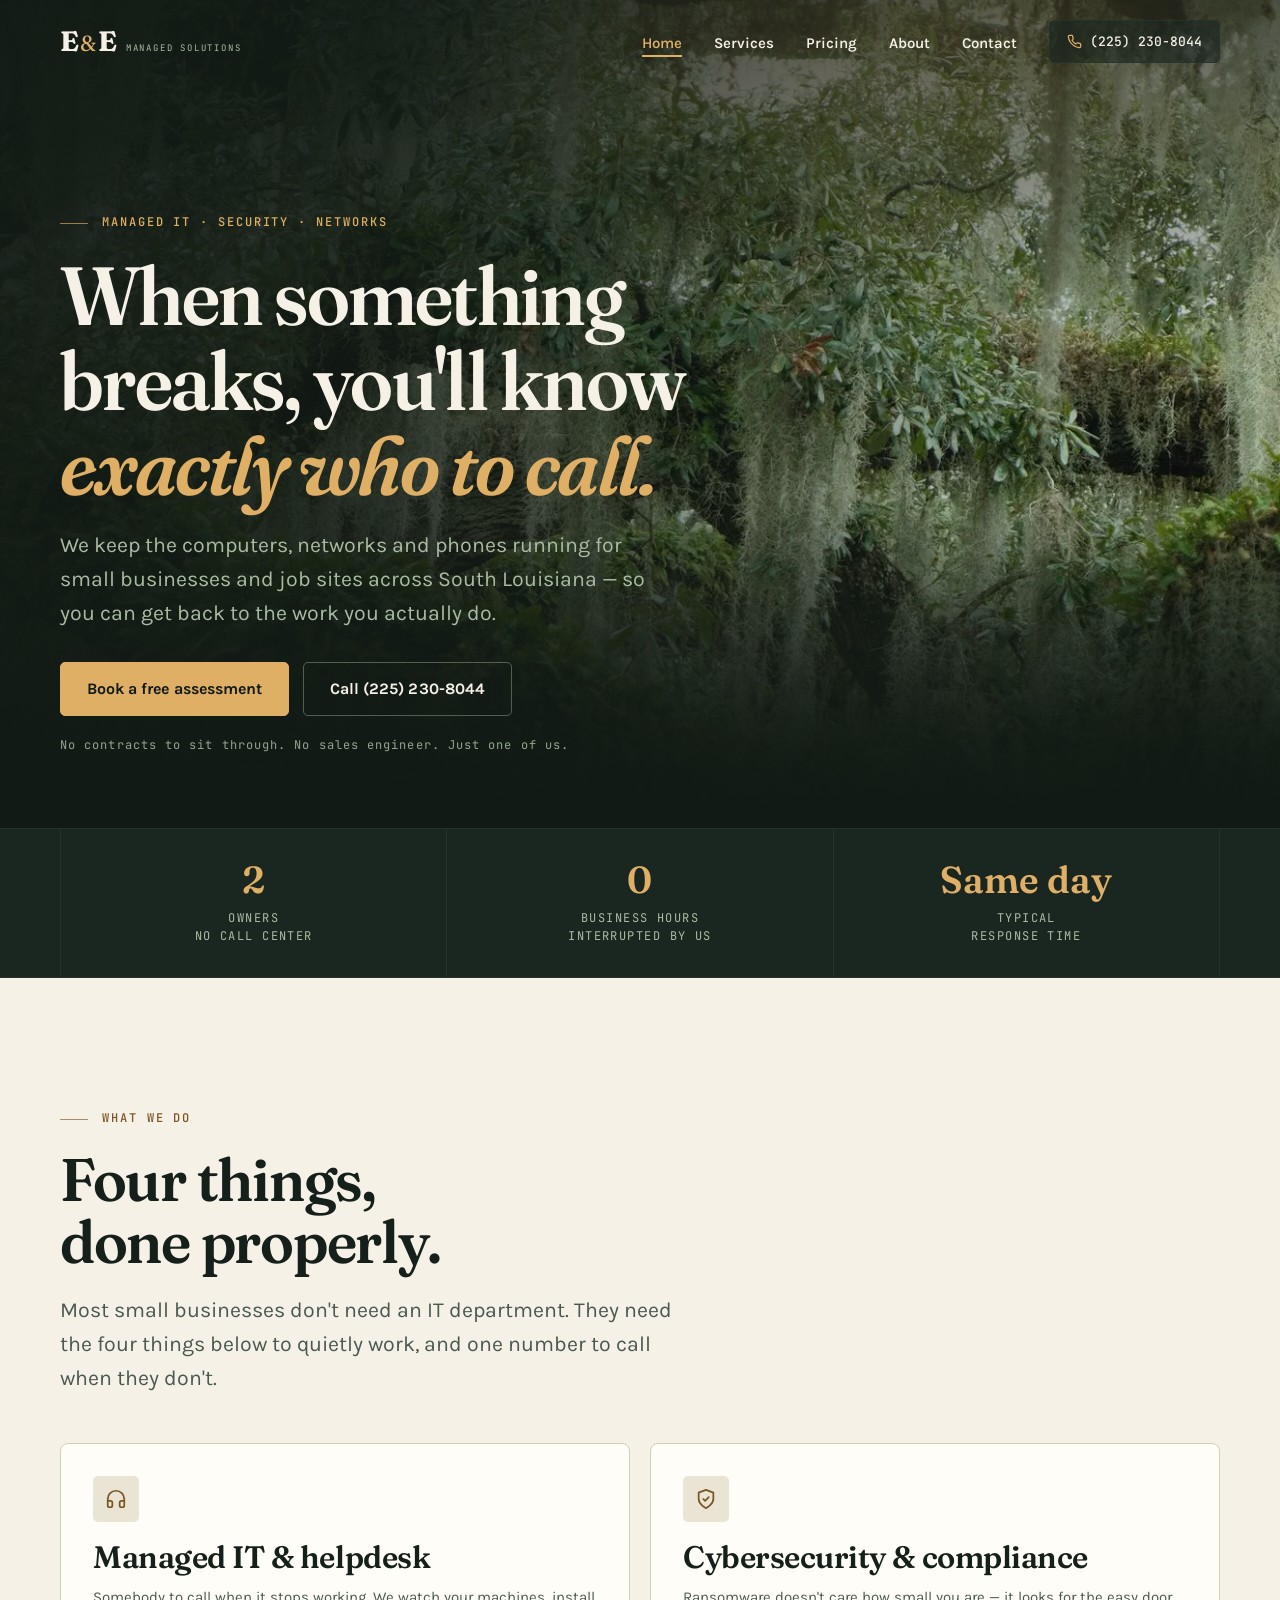
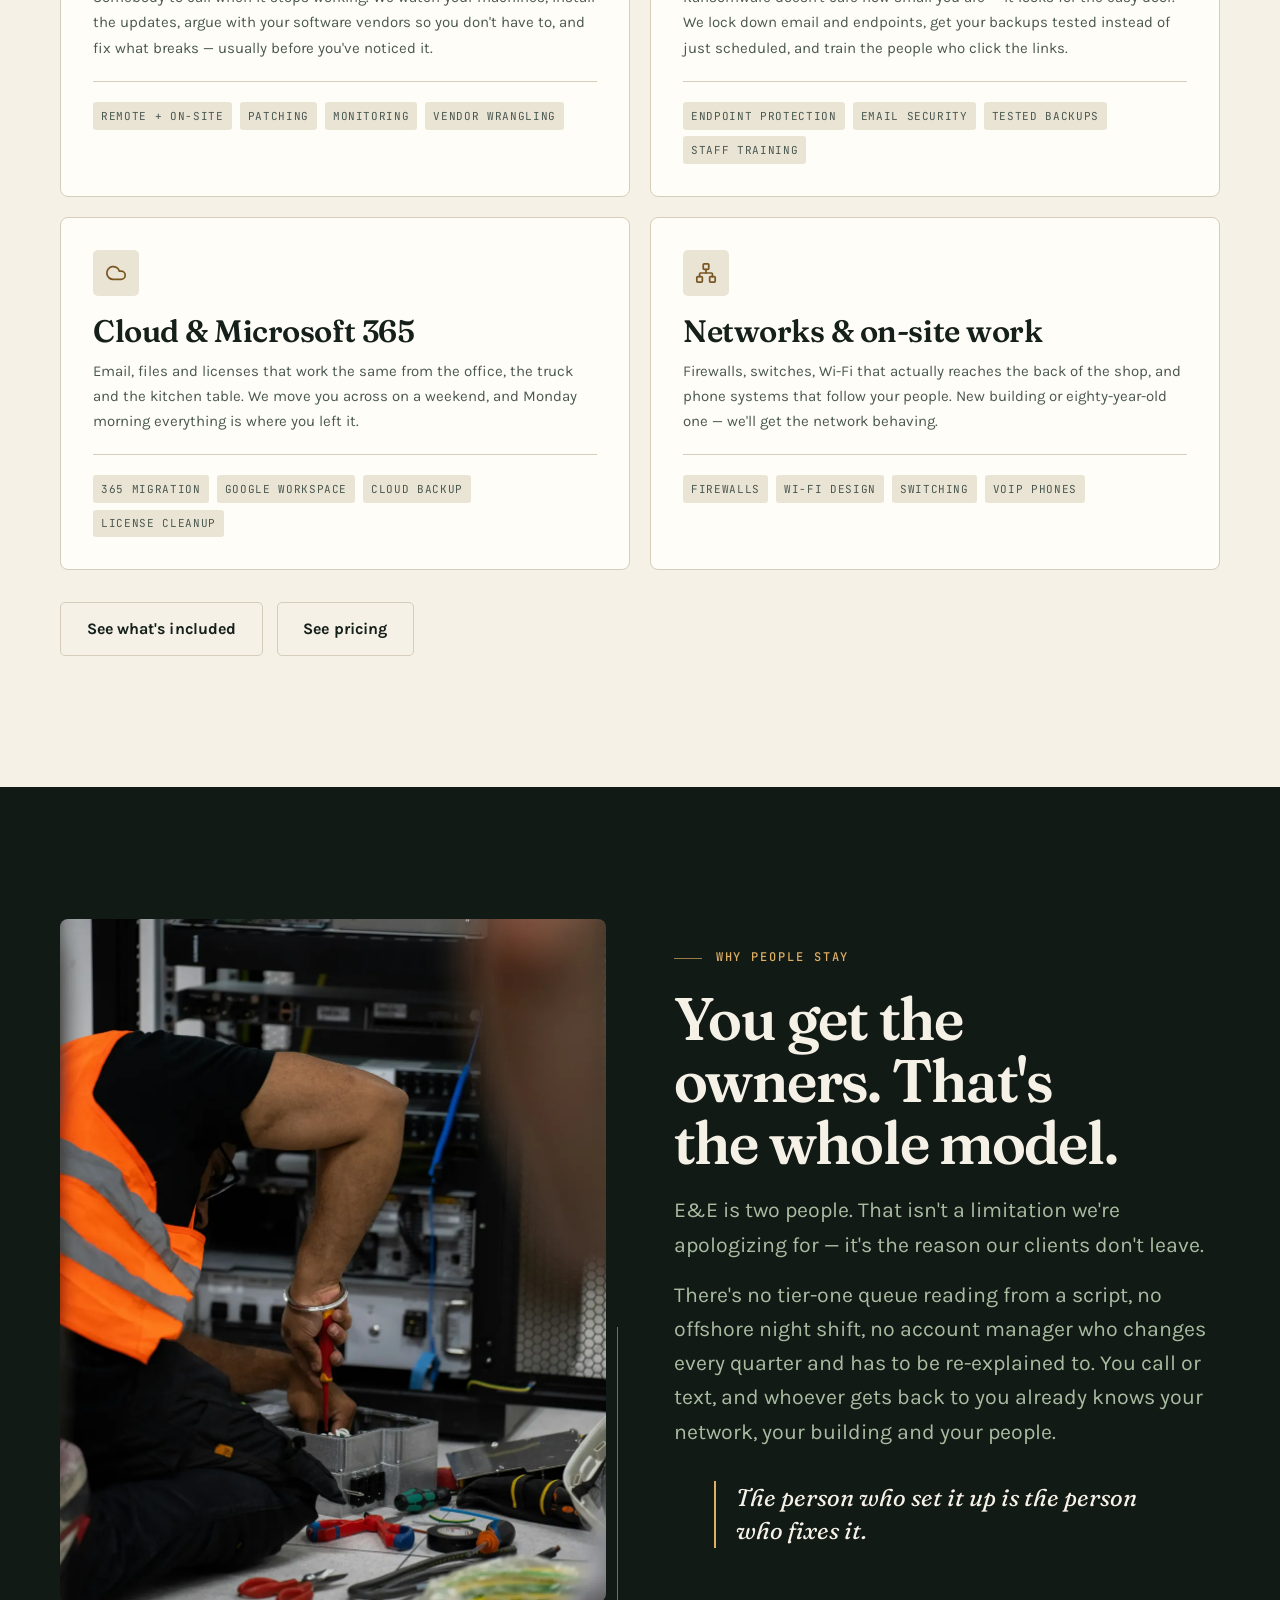
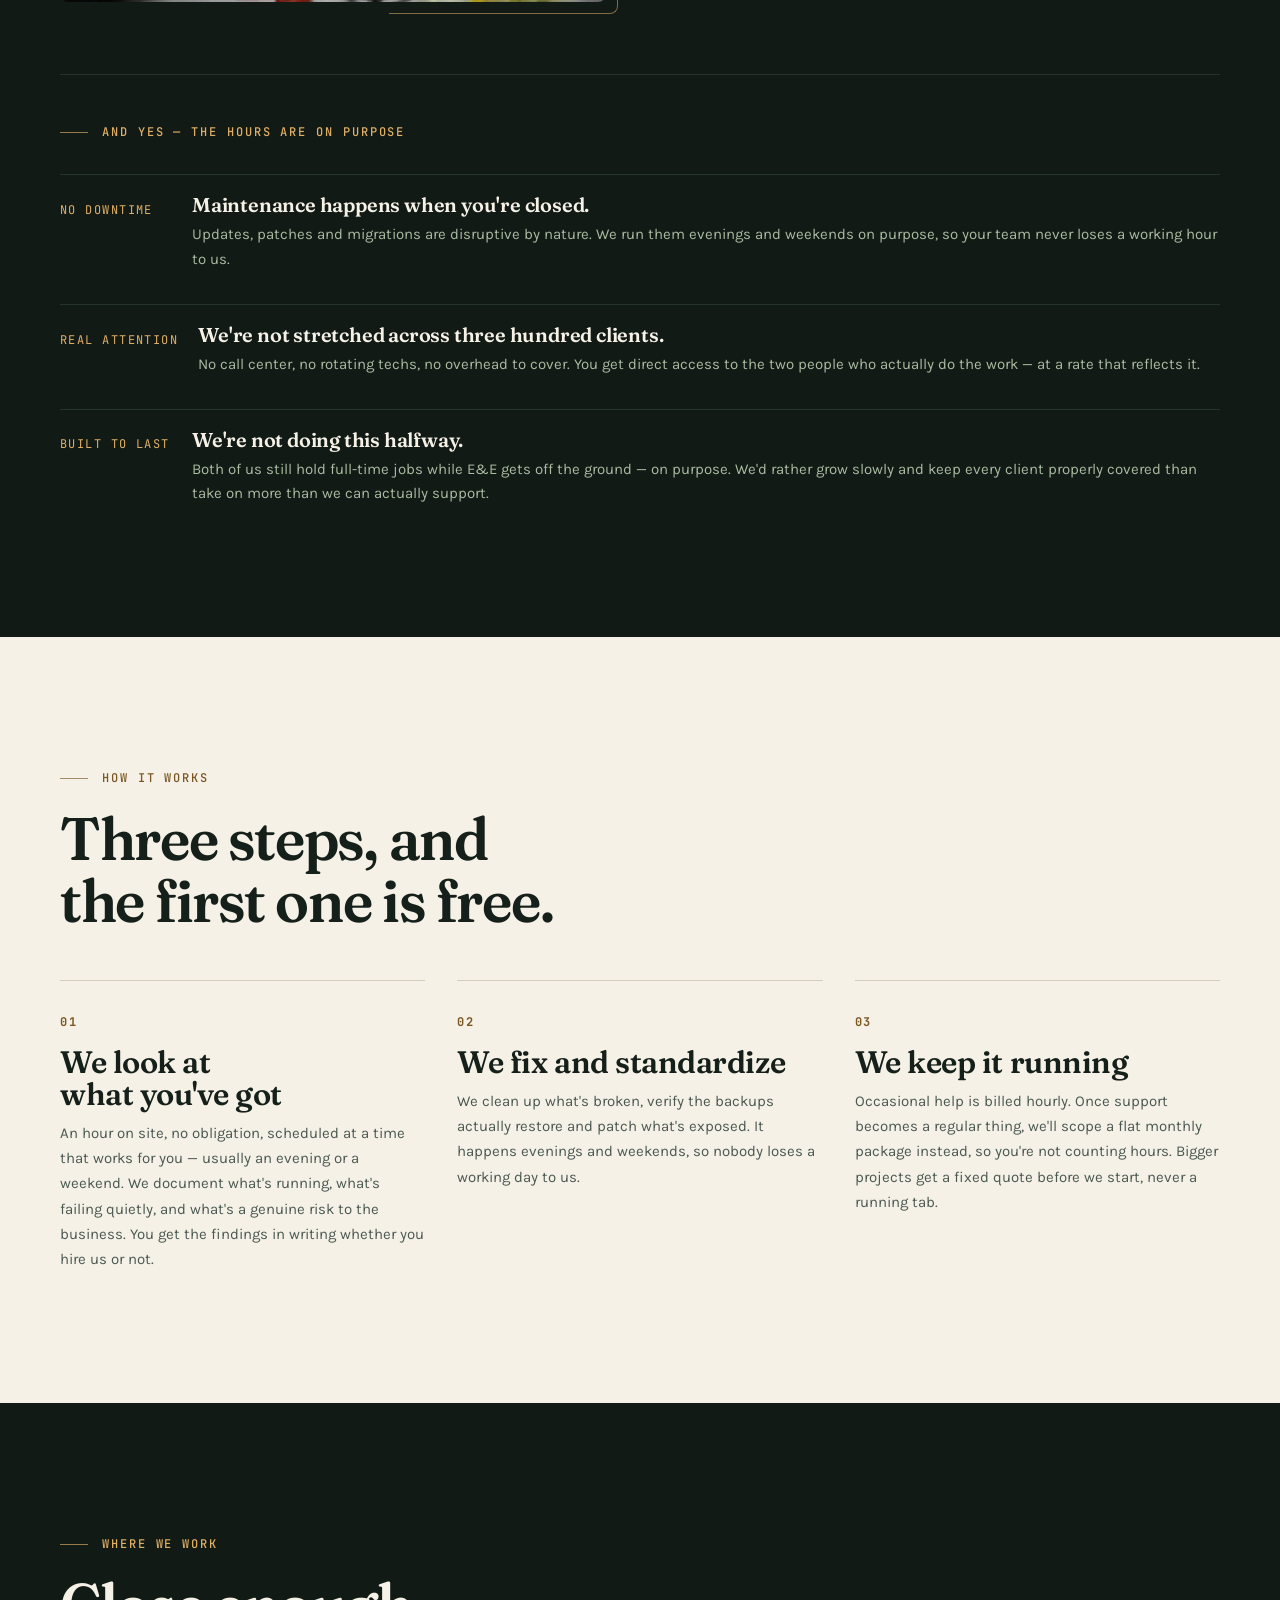
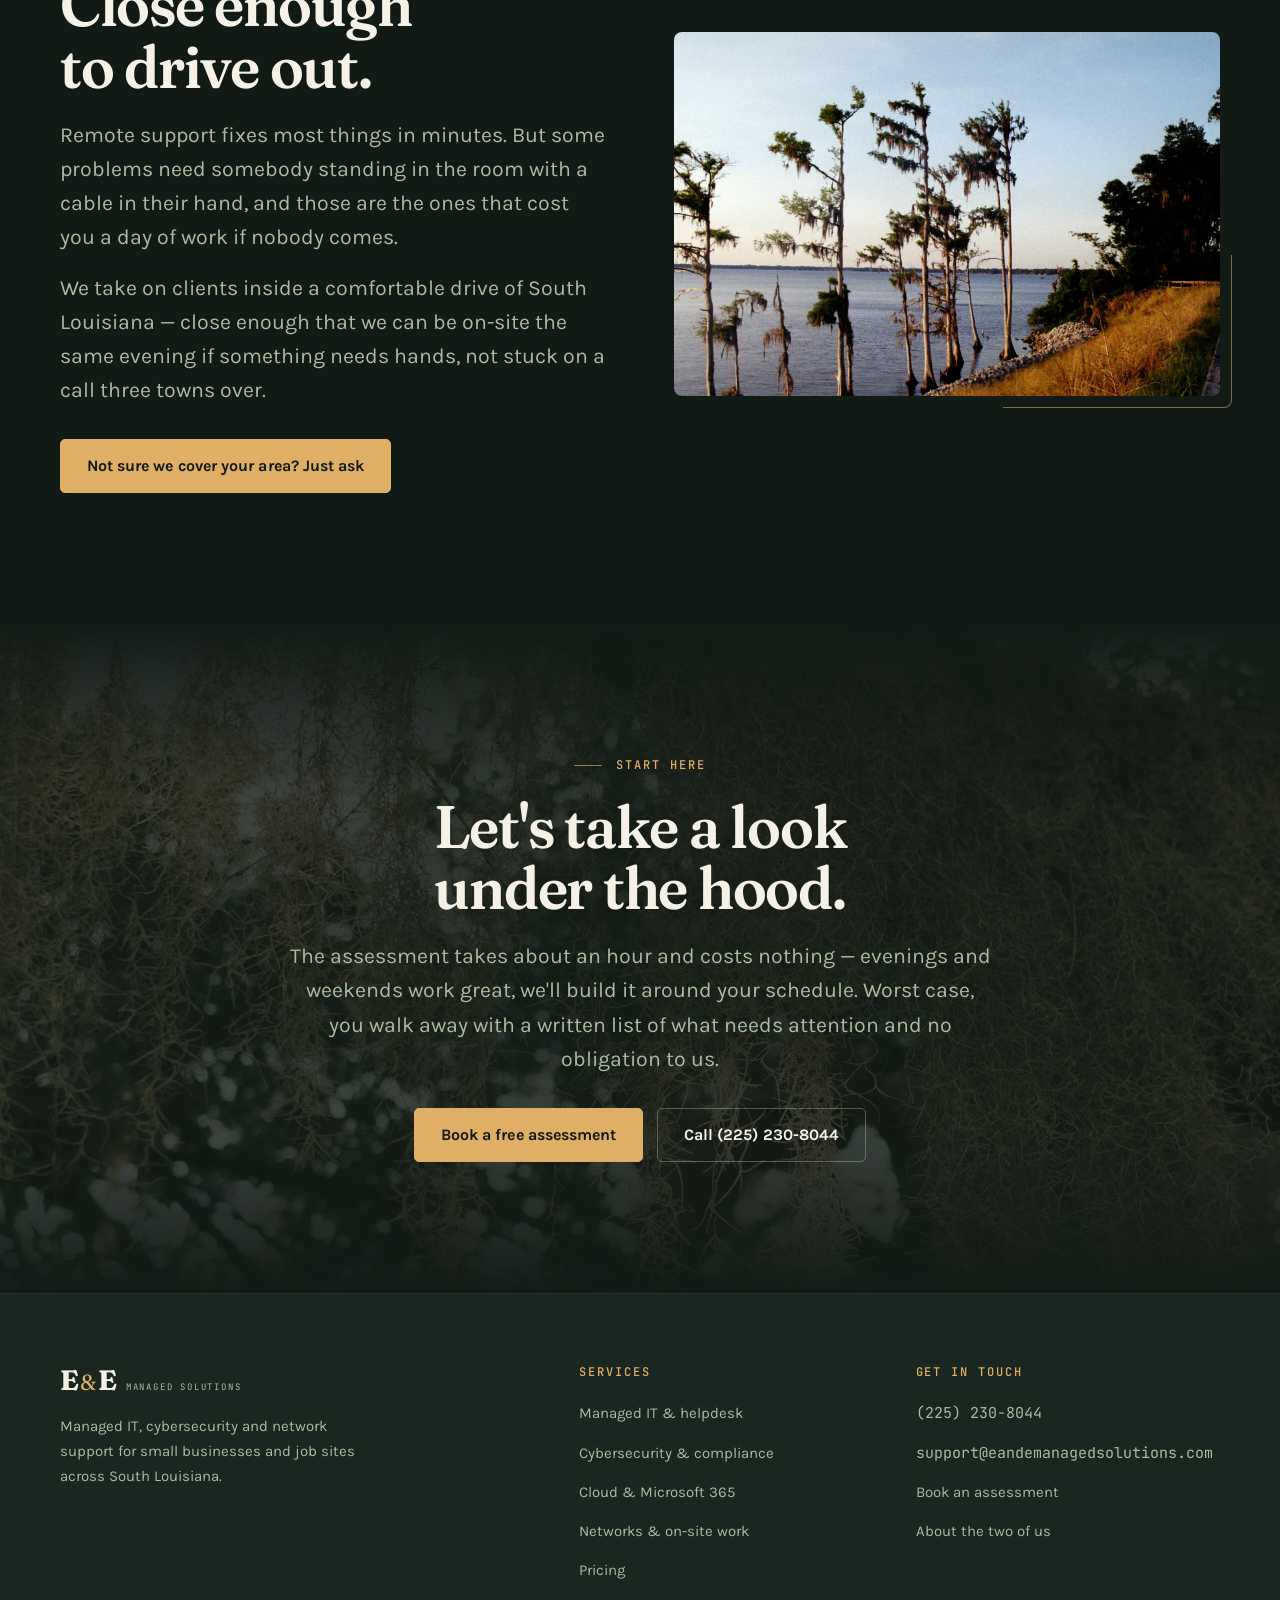
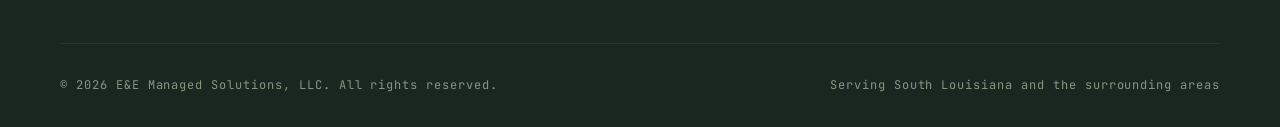
<file: index.html>
<!DOCTYPE html>
<html lang="en">
<head>
<meta charset="utf-8">
<meta name="viewport" content="width=device-width, initial-scale=1">
<title>E&amp;E Managed Solutions — IT support for businesses across South Louisiana</title>
<meta name="description" content="Managed IT, cybersecurity, Microsoft 365 and network support for small businesses and job sites across South Louisiana. Two owners, one number, no ticket queue.">
<!-- Pages are served without the .html extension; this is the address to index. -->
<link rel="canonical" href="https://eandemanagedsolutions.com/">

<meta property="og:type" content="website">
<meta property="og:title" content="E&amp;E Managed Solutions — IT support you can actually reach">
<meta property="og:description" content="Managed IT, cybersecurity, Microsoft 365 and network support for small businesses across South Louisiana.">
<meta property="og:image" content="assets/img/canopy-wide.jpg">
<meta name="theme-color" content="#121A15">

<link rel="icon" href="assets/img/favicon.svg" type="image/svg+xml">
<link rel="preconnect" href="https://fonts.googleapis.com">
<link rel="preconnect" href="https://fonts.gstatic.com" crossorigin>
<link rel="stylesheet" href="https://fonts.googleapis.com/css2?family=Fraunces:ital,opsz,wght,SOFT,WONK@0,9..144,400..800,0..100,0..1;1,9..144,400..800,0..100,0..1&amp;family=Karla:wght@400;500;600;700&amp;family=JetBrains+Mono:wght@400;500;700&amp;display=swap">
<link rel="stylesheet" href="assets/css/style.css">
</head>
<body>

<a class="skip-link" href="#main">Skip to content</a>

<!-- ===================== HEADER ===================== -->
<header class="site-header">
  <div class="shell header-inner">
    <a class="wordmark" href="./">
      <span class="wordmark-mark">E<em>&amp;</em>E</span>
      <span class="wordmark-sub">Managed Solutions</span>
    </a>

    <nav class="nav" aria-label="Main">
      <ul class="nav-links">
        <li><a href="./" aria-current="page">Home</a></li>
        <li><a href="services">Services</a></li>
        <li><a href="services#pricing">Pricing</a></li>
        <li><a href="about">About</a></li>
        <li><a href="contact">Contact</a></li>
      </ul>

      <a class="nav-phone" href="tel:+12252308044">
        <svg viewBox="0 0 24 24" fill="none" stroke="currentColor" stroke-width="2" stroke-linecap="round" stroke-linejoin="round" aria-hidden="true"><path d="M22 16.92v3a2 2 0 0 1-2.18 2 19.79 19.79 0 0 1-8.63-3.07 19.5 19.5 0 0 1-6-6 19.79 19.79 0 0 1-3.07-8.67A2 2 0 0 1 4.11 2h3a2 2 0 0 1 2 1.72 12.84 12.84 0 0 0 .7 2.81 2 2 0 0 1-.45 2.11L8.09 9.91a16 16 0 0 0 6 6l1.27-1.27a2 2 0 0 1 2.11-.45 12.84 12.84 0 0 0 2.81.7A2 2 0 0 1 22 16.92z"/></svg>
        <span>(225) 230-8044</span>
      </a>

      <button class="nav-toggle" type="button" aria-expanded="false" aria-label="Open menu" aria-controls="nav-links">
        <span></span>
      </button>
    </nav>
  </div>
</header>

<main id="main">

<!-- ===================== HERO ===================== -->
<section class="hero">
  <div class="hero-media">
    <picture>
      <source srcset="assets/img/canopy-wide.webp" type="image/webp">
      <img src="assets/img/canopy-wide.jpg" alt="" width="2000" height="857" fetchpriority="high" decoding="async">
    </picture>
  </div>
  <div class="hero-scrim"></div>

  <div class="shell">
    <div class="hero-inner">
      <p class="eyebrow">Managed IT &middot; Security &middot; Networks</p>

      <h1>When something breaks, you'll know <em>exactly who to call.</em></h1>

      <p class="lead">
        We keep the computers, networks and phones running for small businesses and
        job sites across South Louisiana — so you can get back to the work you
        actually do.
      </p>

      <div class="btn-row">
        <a class="btn btn-primary" href="contact">Book a free assessment</a>
        <a class="btn btn-ghost" href="tel:+12252308044">Call (225) 230-8044</a>
      </div>

      <p class="hero-note">No contracts to sit through. No sales engineer. Just one of us.</p>
    </div>
  </div>
</section>

<!-- ===================== TRUST STRIP ===================== -->
<section class="strip">
  <div class="shell">
    <div class="strip-grid">
      <div class="strip-item">
        <span class="strip-value">2</span>
        <span class="strip-label">Owners<br>No call center</span>
      </div>
      <div class="strip-item">
        <span class="strip-value">0</span>
        <span class="strip-label">Business hours<br>Interrupted by us</span>
      </div>
      <div class="strip-item">
        <span class="strip-value">Same day</span>
        <span class="strip-label">Typical<br>Response time</span>
      </div>
    </div>
  </div>
</section>

<!-- ===================== SERVICES ===================== -->
<section class="section clearing" id="services">
  <div class="shell">
    <div class="head reveal">
      <p class="eyebrow">What we do</p>
      <h2>Four things, done properly.</h2>
      <p class="lead">
        Most small businesses don't need an IT department. They need the four
        things below to quietly work, and one number to call when they don't.
      </p>
    </div>

    <div class="card-grid">
      <article class="card reveal">
        <div class="card-icon">
          <svg viewBox="0 0 24 24" fill="none" stroke="currentColor" stroke-width="1.9" stroke-linecap="round" stroke-linejoin="round" aria-hidden="true"><path d="M3 14h3a2 2 0 0 1 2 2v3a2 2 0 0 1-2 2H5a2 2 0 0 1-2-2v-7a9 9 0 0 1 18 0v7a2 2 0 0 1-2 2h-1a2 2 0 0 1-2-2v-3a2 2 0 0 1 2-2h3"/></svg>
        </div>
        <h3>Managed IT &amp; helpdesk</h3>
        <p class="card-body">
          Somebody to call when it stops working. We watch your machines, install
          the updates, argue with your software vendors so you don't have to, and
          fix what breaks — usually before you've noticed it.
        </p>
        <ul class="card-list">
          <li>Remote + on-site</li>
          <li>Patching</li>
          <li>Monitoring</li>
          <li>Vendor wrangling</li>
        </ul>
      </article>

      <article class="card reveal">
        <div class="card-icon">
          <svg viewBox="0 0 24 24" fill="none" stroke="currentColor" stroke-width="1.9" stroke-linecap="round" stroke-linejoin="round" aria-hidden="true"><path d="M12 22s8-4 8-10V5l-8-3-8 3v7c0 6 8 10 8 10z"/><path d="m9 12 2 2 4-4"/></svg>
        </div>
        <h3>Cybersecurity &amp; compliance</h3>
        <p class="card-body">
          Ransomware doesn't care how small you are — it looks for the easy door.
          We lock down email and endpoints, get your backups tested instead of
          just scheduled, and train the people who click the links.
        </p>
        <ul class="card-list">
          <li>Endpoint protection</li>
          <li>Email security</li>
          <li>Tested backups</li>
          <li>Staff training</li>
        </ul>
      </article>

      <article class="card reveal">
        <div class="card-icon">
          <svg viewBox="0 0 24 24" fill="none" stroke="currentColor" stroke-width="1.9" stroke-linecap="round" stroke-linejoin="round" aria-hidden="true"><path d="M17.5 19H9a7 7 0 1 1 6.71-9h1.79a4.5 4.5 0 1 1 0 9Z"/></svg>
        </div>
        <h3>Cloud &amp; Microsoft 365</h3>
        <p class="card-body">
          Email, files and licenses that work the same from the office, the truck
          and the kitchen table. We move you across on a weekend, and Monday
          morning everything is where you left it.
        </p>
        <ul class="card-list">
          <li>365 migration</li>
          <li>Google Workspace</li>
          <li>Cloud backup</li>
          <li>License cleanup</li>
        </ul>
      </article>

      <article class="card reveal">
        <div class="card-icon">
          <svg viewBox="0 0 24 24" fill="none" stroke="currentColor" stroke-width="1.9" stroke-linecap="round" stroke-linejoin="round" aria-hidden="true"><rect x="16" y="16" width="6" height="6" rx="1"/><rect x="2" y="16" width="6" height="6" rx="1"/><rect x="9" y="2" width="6" height="6" rx="1"/><path d="M5 16v-3a1 1 0 0 1 1-1h12a1 1 0 0 1 1 1v3"/><path d="M12 12V8"/></svg>
        </div>
        <h3>Networks &amp; on-site work</h3>
        <p class="card-body">
          Firewalls, switches, Wi-Fi that actually reaches the back of the shop,
          and phone systems that follow your people. New building or
          eighty-year-old one — we'll get the network behaving.
        </p>
        <ul class="card-list">
          <li>Firewalls</li>
          <li>Wi-Fi design</li>
          <li>Switching</li>
          <li>VoIP phones</li>
        </ul>
      </article>
    </div>

    <div class="btn-row reveal">
      <a class="btn btn-ghost" href="services">See what's included</a>
      <a class="btn btn-ghost" href="services#pricing">See pricing</a>
    </div>
  </div>
</section>

<!-- ===================== THE MODEL ===================== -->
<section class="section shade">
  <div class="shell">
    <div class="split">
      <div class="split-media reveal">
        <picture>
          <source srcset="assets/img/onsite-tall.webp" type="image/webp">
          <img src="assets/img/onsite-tall.jpg" alt="An E&amp;E technician working inside a client's server rack." width="1100" height="1375" loading="lazy" decoding="async">
        </picture>
      </div>

      <div class="reveal">
        <p class="eyebrow">Why people stay</p>
        <h2>You get the owners. That's the whole model.</h2>
        <p class="lead">
          E&amp;E is two people. That isn't a limitation we're apologizing for —
          it's the reason our clients don't leave.
        </p>
        <p class="lead" style="margin-top:1rem">
          There's no tier-one queue reading from a script, no offshore night
          shift, no account manager who changes every quarter and has to be
          re-explained to. You call or text, and whoever gets back to you
          already knows your network, your building and your people.
        </p>

        <blockquote class="split-quote">
          The person who set it up is the person who fixes it.
        </blockquote>
      </div>
    </div>

    <div style="margin-top:var(--s-6);padding-top:var(--s-5);border-top:1px solid var(--thicket)">
      <p class="eyebrow">And yes — the hours are on purpose</p>
      <div class="values reveal" style="margin-top:var(--s-4)">
        <div class="value">
          <div class="value-key">No downtime</div>
          <div>
            <h3>Maintenance happens when you're closed.</h3>
            <p>
              Updates, patches and migrations are disruptive by nature. We run
              them evenings and weekends on purpose, so your team never loses a
              working hour to us.
            </p>
          </div>
        </div>

        <div class="value">
          <div class="value-key">Real attention</div>
          <div>
            <h3>We're not stretched across three hundred clients.</h3>
            <p>
              No call center, no rotating techs, no overhead to cover. You get
              direct access to the two people who actually do the work — at a
              rate that reflects it.
            </p>
          </div>
        </div>

        <div class="value">
          <div class="value-key">Built to last</div>
          <div>
            <h3>We're not doing this halfway.</h3>
            <p>
              Both of us still hold full-time jobs while E&amp;E gets off the
              ground — on purpose. We'd rather grow slowly and keep every
              client properly covered than take on more than we can actually
              support.
            </p>
          </div>
        </div>
      </div>
    </div>
  </div>
</section>

<!-- ===================== PROCESS ===================== -->
<section class="section clearing">
  <div class="shell">
    <div class="head reveal">
      <p class="eyebrow">How it works</p>
      <h2>Three steps, and the first one is free.</h2>
    </div>

    <ol class="steps">
      <li class="step reveal">
        <h3>We look at what you've got</h3>
        <p>
          An hour on site, no obligation, scheduled at a time that works for
          you — usually an evening or a weekend. We document what's running,
          what's failing quietly, and what's a genuine risk to the business.
          You get the findings in writing whether you hire us or not.
        </p>
      </li>
      <li class="step reveal">
        <h3>We fix and standardize</h3>
        <p>
          We clean up what's broken, verify the backups actually restore and
          patch what's exposed. It happens evenings and weekends, so nobody
          loses a working day to us.
        </p>
      </li>
      <li class="step reveal">
        <h3>We keep it running</h3>
        <p>
          Occasional help is billed hourly. Once support becomes a regular
          thing, we'll scope a flat monthly package instead, so you're not
          counting hours. Bigger projects get a fixed quote before we start,
          never a running tab.
        </p>
      </li>
    </ol>
  </div>
</section>

<!-- ===================== SERVICE AREA ===================== -->
<section class="section shade">
  <div class="shell">
    <div class="split">
      <div>
        <p class="eyebrow">Where we work</p>
        <h2>Close enough to drive out.</h2>
        <p class="lead">
          Remote support fixes most things in minutes. But some problems need
          somebody standing in the room with a cable in their hand, and those
          are the ones that cost you a day of work if nobody comes.
        </p>
        <p class="lead" style="margin-top:1rem">
          We take on clients inside a comfortable drive of South Louisiana — close
          enough that we can be on-site the same evening if something needs
          hands, not stuck on a call three towns over.
        </p>
        <div class="btn-row">
          <a class="btn btn-primary" href="contact">Not sure we cover your area? Just ask</a>
        </div>
      </div>

      <div class="split-media is-wide reveal">
        <picture>
          <source srcset="assets/img/cypress-wide.webp" type="image/webp">
          <img src="assets/img/cypress-wide.jpg" alt="Cypress trees standing in still water at the edge of a Southern lake." width="2000" height="1125" loading="lazy" decoding="async">
        </picture>
      </div>
    </div>
  </div>
</section>

<!-- ===================== CTA ===================== -->
<section class="section shade cta-band">
  <div class="cta-media">
    <picture>
      <source srcset="assets/img/moss-band.webp" type="image/webp">
      <img src="assets/img/moss-band.jpg" alt="" width="2000" height="857" loading="lazy" decoding="async">
    </picture>
  </div>

  <div class="shell">
    <p class="eyebrow" style="justify-content:center">Start here</p>
    <h2>Let's take a look under the hood.</h2>
    <p class="lead">
      The assessment takes about an hour and costs nothing — evenings and
      weekends work great, we'll build it around your schedule. Worst case,
      you walk away with a written list of what needs attention and no
      obligation to us.
    </p>
    <div class="btn-row">
      <a class="btn btn-primary" href="contact">Book a free assessment</a>
      <a class="btn btn-ghost" href="tel:+12252308044">Call (225) 230-8044</a>
    </div>
  </div>
</section>

</main>

<!-- ===================== FOOTER ===================== -->
<footer class="site-footer">
  <div class="shell">
    <div class="footer-grid">
      <div class="footer-brand">
        <a class="wordmark" href="./">
          <span class="wordmark-mark">E<em>&amp;</em>E</span>
          <span class="wordmark-sub">Managed Solutions</span>
        </a>
        <p class="footer-blurb">
          Managed IT, cybersecurity and network support for small businesses and
          job sites across South Louisiana.
        </p>
      </div>

      <div class="footer-col">
        <h4>Services</h4>
        <ul>
          <li><a href="services#managed-it">Managed IT &amp; helpdesk</a></li>
          <li><a href="services#security">Cybersecurity &amp; compliance</a></li>
          <li><a href="services#cloud">Cloud &amp; Microsoft 365</a></li>
          <li><a href="services#networks">Networks &amp; on-site work</a></li>
          <li><a href="services#pricing">Pricing</a></li>
        </ul>
      </div>

      <div class="footer-col">
        <h4>Get in touch</h4>
        <ul>
          <li><a class="footer-contact" href="tel:+12252308044">(225) 230-8044</a></li>
          <li><a class="footer-contact" href="mailto:support@eandemanagedsolutions.com">support@eandemanagedsolutions.com</a></li>
          <li><a href="contact">Book an assessment</a></li>
          <li><a href="about">About the two of us</a></li>
        </ul>
      </div>
    </div>

    <div class="footer-base">
      <span>&copy; <span data-year>2026</span> E&amp;E Managed Solutions, LLC. All rights reserved.</span>
      <span>Serving South Louisiana and the surrounding areas</span>
    </div>
  </div>
</footer>

<script src="assets/js/main.js" defer></script>

<script type="application/ld+json">
{
  "@context": "https://schema.org",
  "@type": "ProfessionalService",
  "name": "E&E Managed Solutions, LLC",
  "description": "Managed IT services, cybersecurity, Microsoft 365 and network support for small businesses.",
  "email": "support@eandemanagedsolutions.com",
  "telephone": "+1-225-230-8044",
  "areaServed": "South Louisiana",
  "priceRange": "$$",
  "serviceType": [
    "Managed IT Services",
    "Cybersecurity",
    "Cloud Migration",
    "Network Installation"
  ]
}
</script>

</body>
</html>
</file>
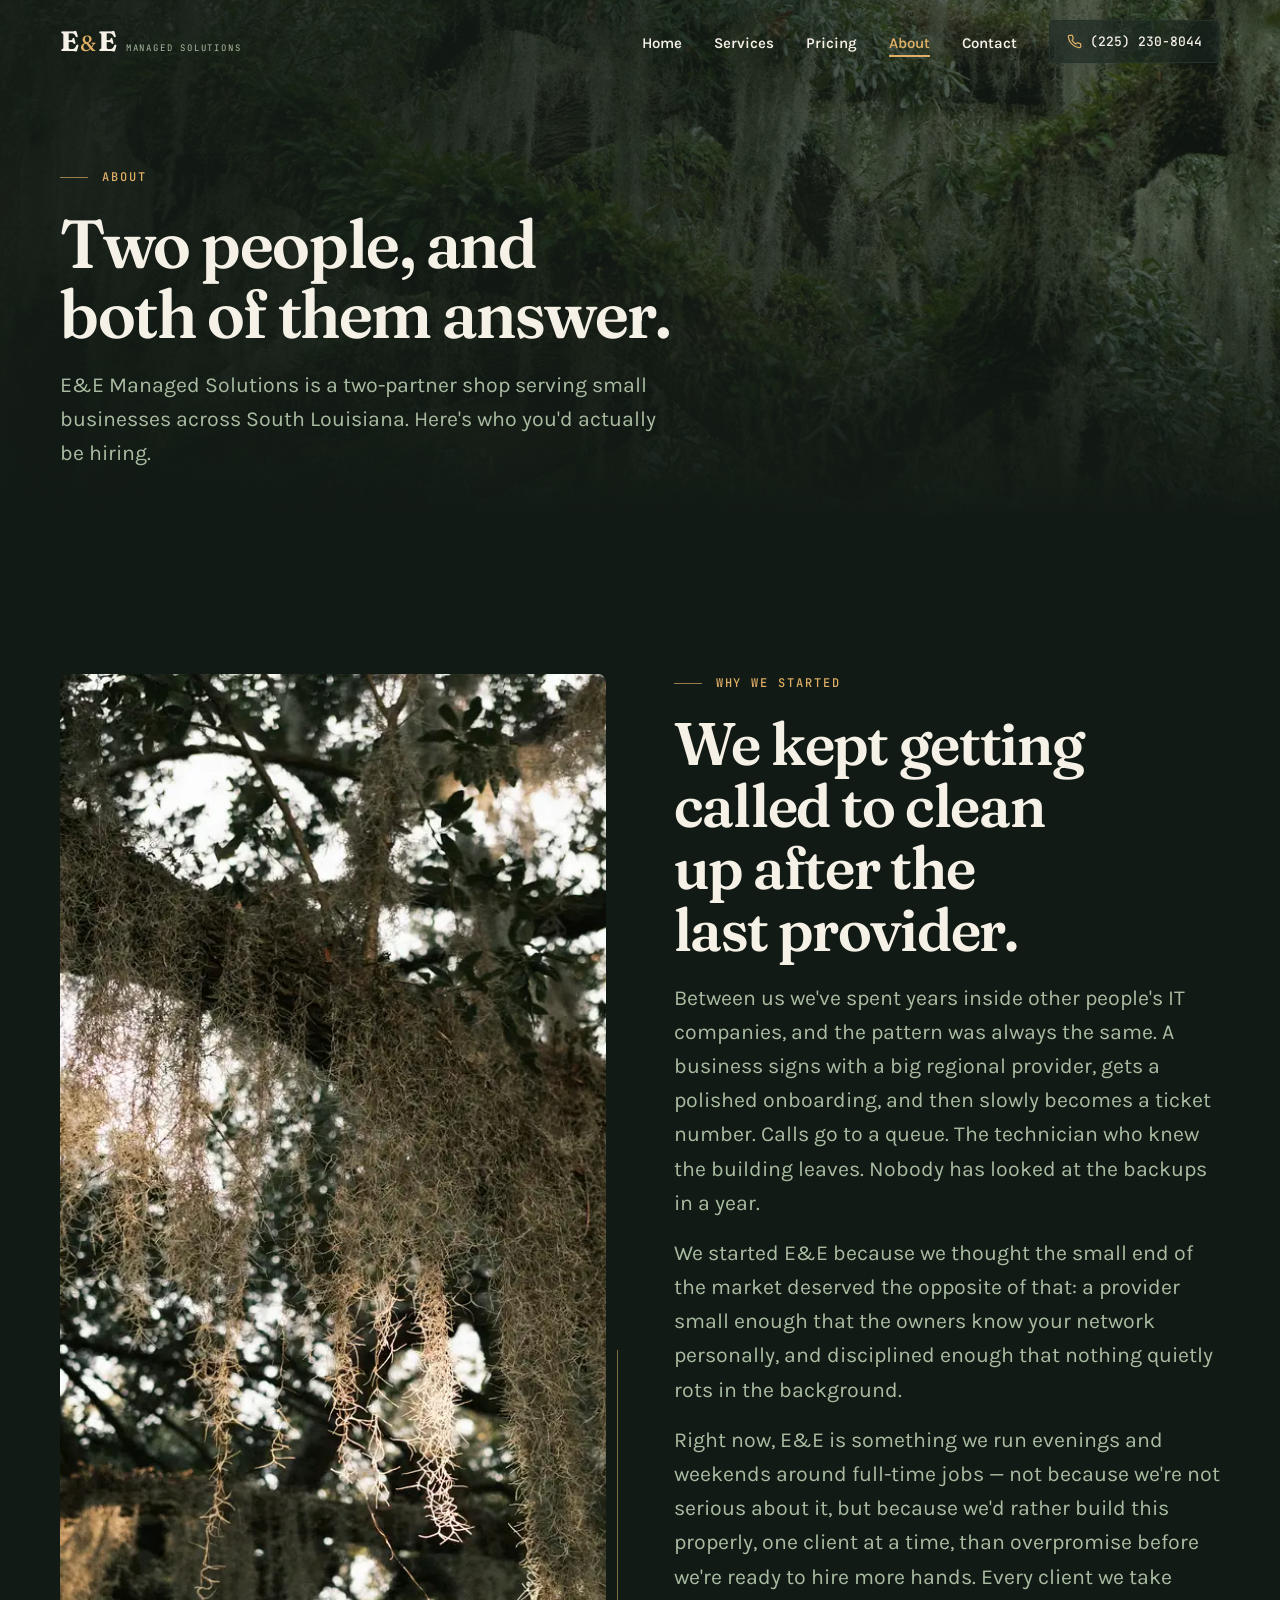
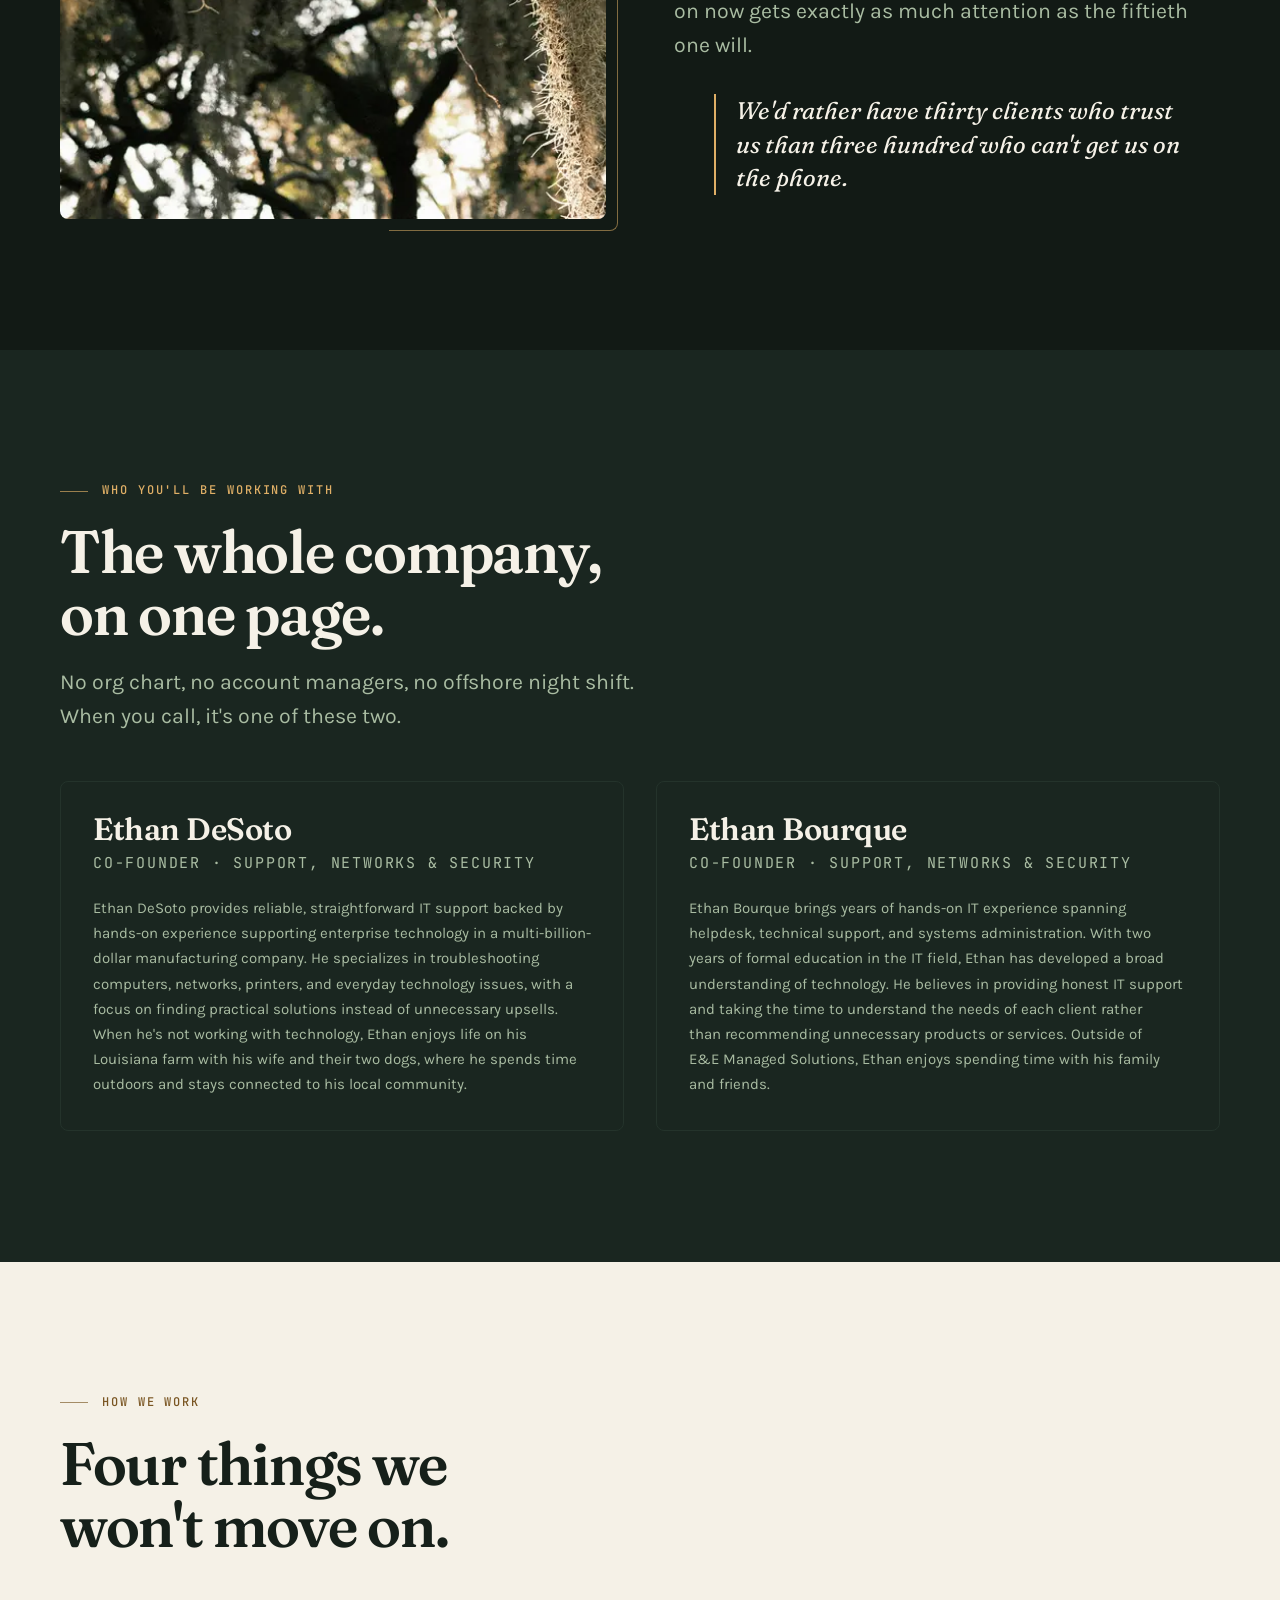
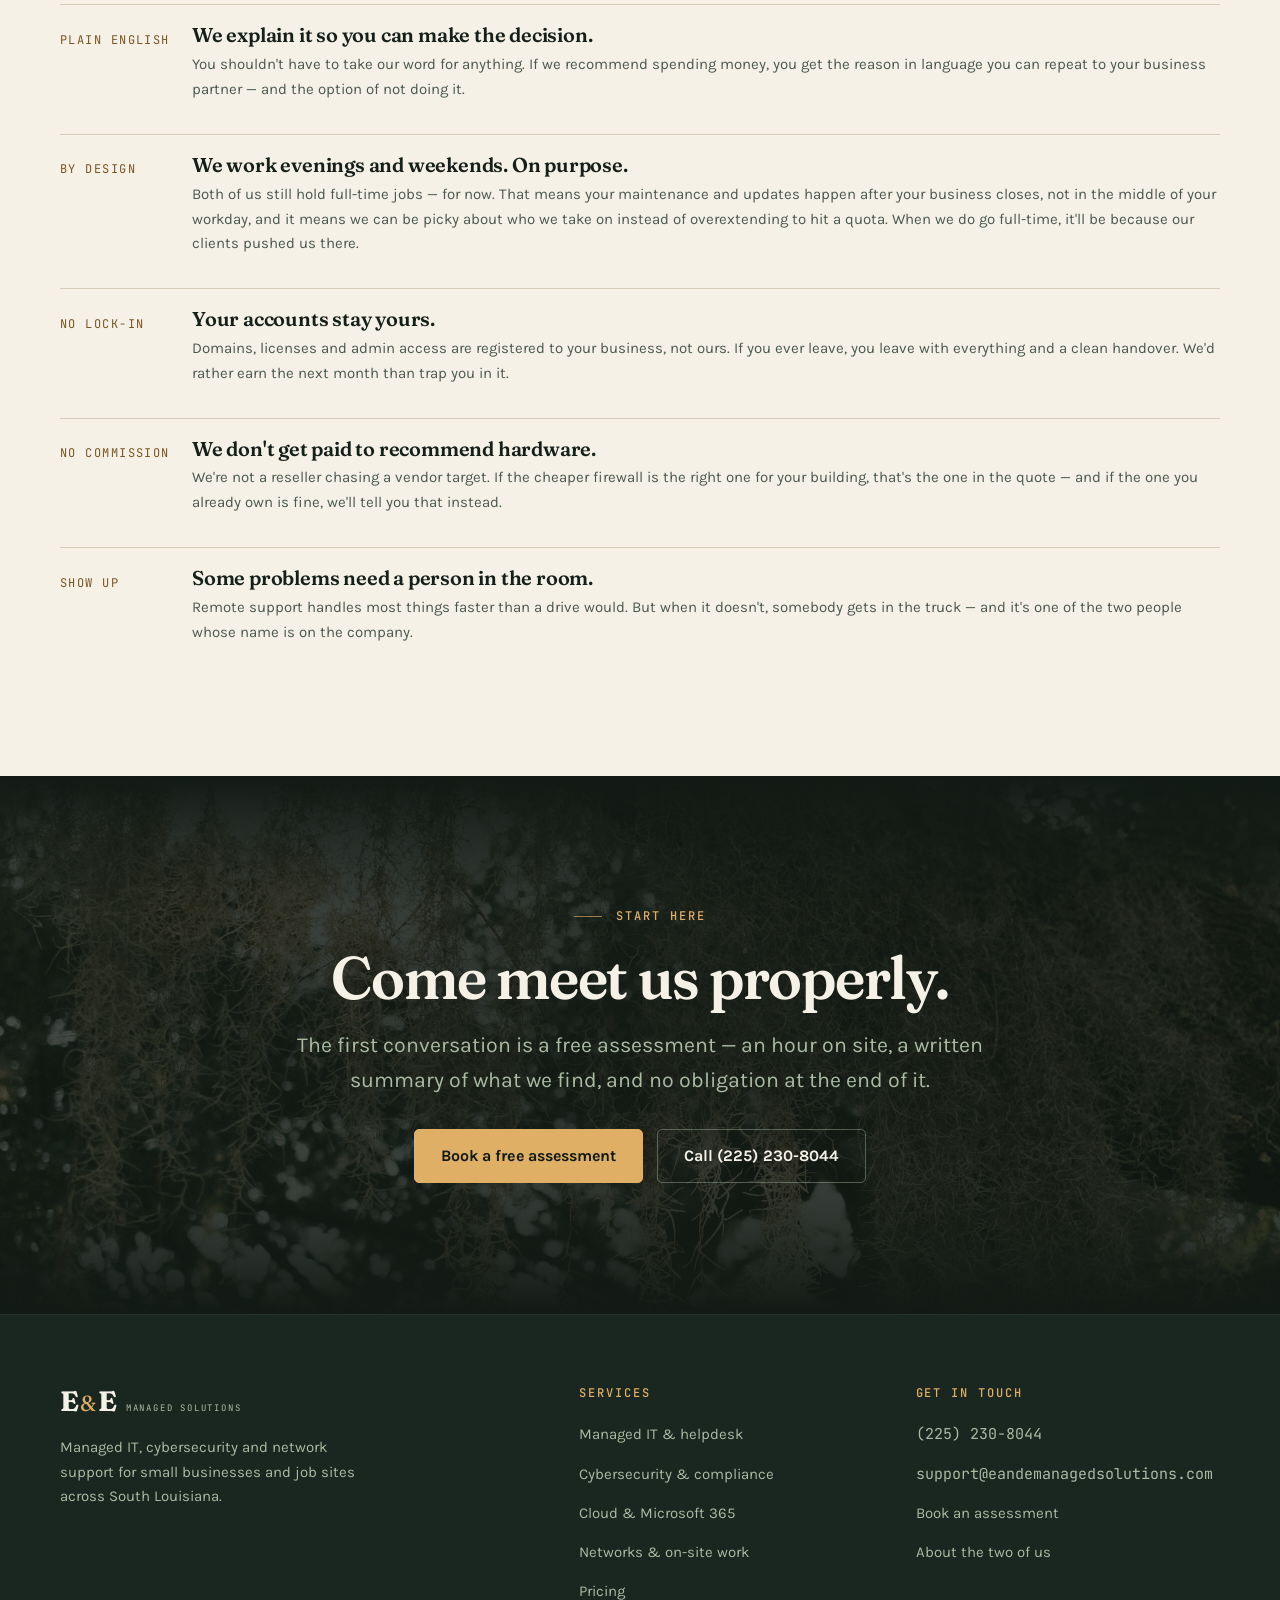
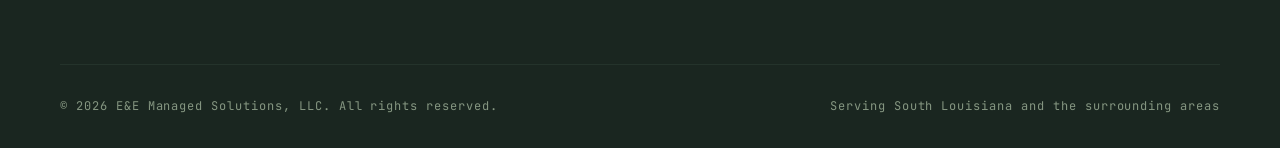
<file: about.html>
<!DOCTYPE html>
<html lang="en">
<head>
<meta charset="utf-8">
<meta name="viewport" content="width=device-width, initial-scale=1">
<title>About — E&amp;E Managed Solutions</title>
<meta name="description" content="E&E Managed Solutions is two partners providing IT support to small businesses across South Louisiana. No ticket queue, no account managers — you get the owners.">
<!-- Pages are served without the .html extension; this is the address to index. -->
<link rel="canonical" href="https://eandemanagedsolutions.com/about">
<meta name="theme-color" content="#121A15">

<link rel="icon" href="assets/img/favicon.svg" type="image/svg+xml">
<link rel="preconnect" href="https://fonts.googleapis.com">
<link rel="preconnect" href="https://fonts.gstatic.com" crossorigin>
<link rel="stylesheet" href="https://fonts.googleapis.com/css2?family=Fraunces:ital,opsz,wght,SOFT,WONK@0,9..144,400..800,0..100,0..1;1,9..144,400..800,0..100,0..1&amp;family=Karla:wght@400;500;600;700&amp;family=JetBrains+Mono:wght@400;500;700&amp;display=swap">
<link rel="stylesheet" href="assets/css/style.css">
</head>
<body>

<a class="skip-link" href="#main">Skip to content</a>

<header class="site-header">
  <div class="shell header-inner">
    <a class="wordmark" href="./">
      <span class="wordmark-mark">E<em>&amp;</em>E</span>
      <span class="wordmark-sub">Managed Solutions</span>
    </a>
    <nav class="nav" aria-label="Main">
      <ul class="nav-links">
        <li><a href="./">Home</a></li>
        <li><a href="services">Services</a></li>
        <li><a href="services#pricing">Pricing</a></li>
        <li><a href="about" aria-current="page">About</a></li>
        <li><a href="contact">Contact</a></li>
      </ul>
      <a class="nav-phone" href="tel:+12252308044">
        <svg viewBox="0 0 24 24" fill="none" stroke="currentColor" stroke-width="2" stroke-linecap="round" stroke-linejoin="round" aria-hidden="true"><path d="M22 16.92v3a2 2 0 0 1-2.18 2 19.79 19.79 0 0 1-8.63-3.07 19.5 19.5 0 0 1-6-6 19.79 19.79 0 0 1-3.07-8.67A2 2 0 0 1 4.11 2h3a2 2 0 0 1 2 1.72 12.84 12.84 0 0 0 .7 2.81 2 2 0 0 1-.45 2.11L8.09 9.91a16 16 0 0 0 6 6l1.27-1.27a2 2 0 0 1 2.11-.45 12.84 12.84 0 0 0 2.81.7A2 2 0 0 1 22 16.92z"/></svg>
        <span>(225) 230-8044</span>
      </a>
      <button class="nav-toggle" type="button" aria-expanded="false" aria-label="Open menu" aria-controls="nav-links"><span></span></button>
    </nav>
  </div>
</header>

<main id="main">

<section class="page-head">
  <div class="page-head-media">
    <picture>
      <source srcset="assets/img/canopy-mid.webp" type="image/webp">
      <img src="assets/img/canopy-mid.jpg" alt="" width="1400" height="933" fetchpriority="high">
    </picture>
  </div>
  <div class="shell">
    <p class="eyebrow">About</p>
    <h1>Two people, and both of them answer.</h1>
    <p class="lead">
      E&amp;E Managed Solutions is a two-partner shop serving small businesses
      across South Louisiana. Here's who you'd actually be hiring.
    </p>
  </div>
</section>

<!-- ===== Story ===== -->
<section class="section shade">
  <div class="shell">
    <div class="split">
      <div class="split-media is-fill reveal">
        <picture>
          <source srcset="assets/img/moss-tall.webp" type="image/webp">
          <img src="assets/img/moss-tall.jpg" alt="Spanish moss hanging from a live oak, lit from behind." width="900" height="1125" loading="lazy">
        </picture>
      </div>
      <div>
        <p class="eyebrow">Why we started</p>
        <h2>We kept getting called to clean up after the last provider.</h2>
        <p class="lead">
          Between us we've spent years inside other people's IT companies, and
          the pattern was always the same. A business signs with a big regional
          provider, gets a polished onboarding, and then slowly becomes a ticket
          number. Calls go to a queue. The technician who knew the building
          leaves. Nobody has looked at the backups in a year.
        </p>
        <p class="lead" style="margin-top:1rem">
          We started E&amp;E because we thought the small end of the market
          deserved the opposite of that: a provider small enough that the owners
          know your network personally, and disciplined enough that nothing
          quietly rots in the background.
        </p>
        <p class="lead" style="margin-top:1rem">
          Right now, E&amp;E is something we run evenings and weekends around
          full-time jobs — not because we're not serious about it, but because
          we'd rather build this properly, one client at a time, than
          overpromise before we're ready to hire more hands. Every client we
          take on now gets exactly as much attention as the fiftieth one will.
        </p>
        <blockquote class="split-quote">
          We'd rather have thirty clients who trust us than three hundred who
          can't get us on the phone.
        </blockquote>
      </div>
    </div>
  </div>
</section>

<!-- ===== The partners ===== -->
<section class="section understory">
  <div class="shell">
    <div class="head reveal">
      <p class="eyebrow">Who you'll be working with</p>
      <h2>The whole company, on one page.</h2>
      <p class="lead">
        No org chart, no account managers, no offshore night shift. When you
        call, it's one of these two.
      </p>
    </div>

    <div class="partners">
      <article class="partner reveal">
        <h3 class="partner-name">Ethan DeSoto</h3>
        <p class="partner-role">Co-founder &middot; Support, networks &amp; security</p>
        <p>
          Ethan DeSoto provides reliable, straightforward IT support backed by
          hands-on experience supporting enterprise technology in a
          multi-billion-dollar manufacturing company. He specializes in
          troubleshooting computers, networks, printers, and everyday technology
          issues, with a focus on finding practical solutions instead of
          unnecessary upsells. When he's not working with technology, Ethan
          enjoys life on his Louisiana farm with his wife and their two dogs,
          where he spends time outdoors and stays connected to his local
          community.
        </p>
      </article>

      <article class="partner reveal">
        <h3 class="partner-name">Ethan Bourque</h3>
        <p class="partner-role">Co-founder &middot; Support, networks &amp; security</p>
        <p>
          Ethan Bourque brings years of hands-on IT experience spanning helpdesk,
          technical support, and systems administration. With two years of formal
          education in the IT field, Ethan has developed a broad understanding of
          technology. He believes in providing honest IT support and taking the
          time to understand the needs of each client rather than recommending
          unnecessary products or services. Outside of E&amp;E Managed Solutions,
          Ethan enjoys spending time with his family and friends.
        </p>
      </article>
    </div>
  </div>
</section>

<!-- ===== How we work ===== -->
<section class="section clearing">
  <div class="shell">
    <div class="head reveal">
      <p class="eyebrow">How we work</p>
      <h2>Four things we won't move on.</h2>
    </div>

    <div class="values">
      <div class="value reveal">
        <div class="value-key">Plain English</div>
        <div>
          <h3>We explain it so you can make the decision.</h3>
          <p>
            You shouldn't have to take our word for anything. If we recommend
            spending money, you get the reason in language you can repeat to
            your business partner — and the option of not doing it.
          </p>
        </div>
      </div>

      <div class="value reveal">
        <div class="value-key">By design</div>
        <div>
          <h3>We work evenings and weekends. On purpose.</h3>
          <p>
            Both of us still hold full-time jobs — for now. That means your
            maintenance and updates happen after your business closes, not in
            the middle of your workday, and it means we can be picky about who
            we take on instead of overextending to hit a quota. When we do go
            full-time, it'll be because our clients pushed us there.
          </p>
        </div>
      </div>

      <div class="value reveal">
        <div class="value-key">No lock-in</div>
        <div>
          <h3>Your accounts stay yours.</h3>
          <p>
            Domains, licenses and admin access are registered to your business,
            not ours. If you ever leave, you leave with everything and a clean
            handover. We'd rather earn the next month than trap you in it.
          </p>
        </div>
      </div>

      <div class="value reveal">
        <div class="value-key">No commission</div>
        <div>
          <h3>We don't get paid to recommend hardware.</h3>
          <p>
            We're not a reseller chasing a vendor target. If the cheaper firewall
            is the right one for your building, that's the one in the quote —
            and if the one you already own is fine, we'll tell you that instead.
          </p>
        </div>
      </div>

      <div class="value reveal">
        <div class="value-key">Show up</div>
        <div>
          <h3>Some problems need a person in the room.</h3>
          <p>
            Remote support handles most things faster than a drive would. But
            when it doesn't, somebody gets in the truck — and it's one of the two
            people whose name is on the company.
          </p>
        </div>
      </div>
    </div>
  </div>
</section>

<section class="section shade cta-band">
  <div class="cta-media">
    <picture>
      <source srcset="assets/img/moss-band.webp" type="image/webp">
      <img src="assets/img/moss-band.jpg" alt="" width="2000" height="857" loading="lazy">
    </picture>
  </div>
  <div class="shell">
    <p class="eyebrow" style="justify-content:center">Start here</p>
    <h2>Come meet us properly.</h2>
    <p class="lead">
      The first conversation is a free assessment — an hour on site, a written
      summary of what we find, and no obligation at the end of it.
    </p>
    <div class="btn-row">
      <a class="btn btn-primary" href="contact">Book a free assessment</a>
      <a class="btn btn-ghost" href="tel:+12252308044">Call (225) 230-8044</a>
    </div>
  </div>
</section>

</main>

<footer class="site-footer">
  <div class="shell">
    <div class="footer-grid">
      <div class="footer-brand">
        <a class="wordmark" href="./">
          <span class="wordmark-mark">E<em>&amp;</em>E</span>
          <span class="wordmark-sub">Managed Solutions</span>
        </a>
        <p class="footer-blurb">
          Managed IT, cybersecurity and network support for small businesses and
          job sites across South Louisiana.
        </p>
      </div>
      <div class="footer-col">
        <h4>Services</h4>
        <ul>
          <li><a href="services#managed-it">Managed IT &amp; helpdesk</a></li>
          <li><a href="services#security">Cybersecurity &amp; compliance</a></li>
          <li><a href="services#cloud">Cloud &amp; Microsoft 365</a></li>
          <li><a href="services#networks">Networks &amp; on-site work</a></li>
          <li><a href="services#pricing">Pricing</a></li>
        </ul>
      </div>
      <div class="footer-col">
        <h4>Get in touch</h4>
        <ul>
          <li><a class="footer-contact" href="tel:+12252308044">(225) 230-8044</a></li>
          <li><a class="footer-contact" href="mailto:support@eandemanagedsolutions.com">support@eandemanagedsolutions.com</a></li>
          <li><a href="contact">Book an assessment</a></li>
          <li><a href="about">About the two of us</a></li>
        </ul>
      </div>
    </div>
    <div class="footer-base">
      <span>&copy; <span data-year>2026</span> E&amp;E Managed Solutions, LLC. All rights reserved.</span>
      <span>Serving South Louisiana and the surrounding areas</span>
    </div>
  </div>
</footer>

<script src="assets/js/main.js" defer></script>
</body>
</html>
</file>
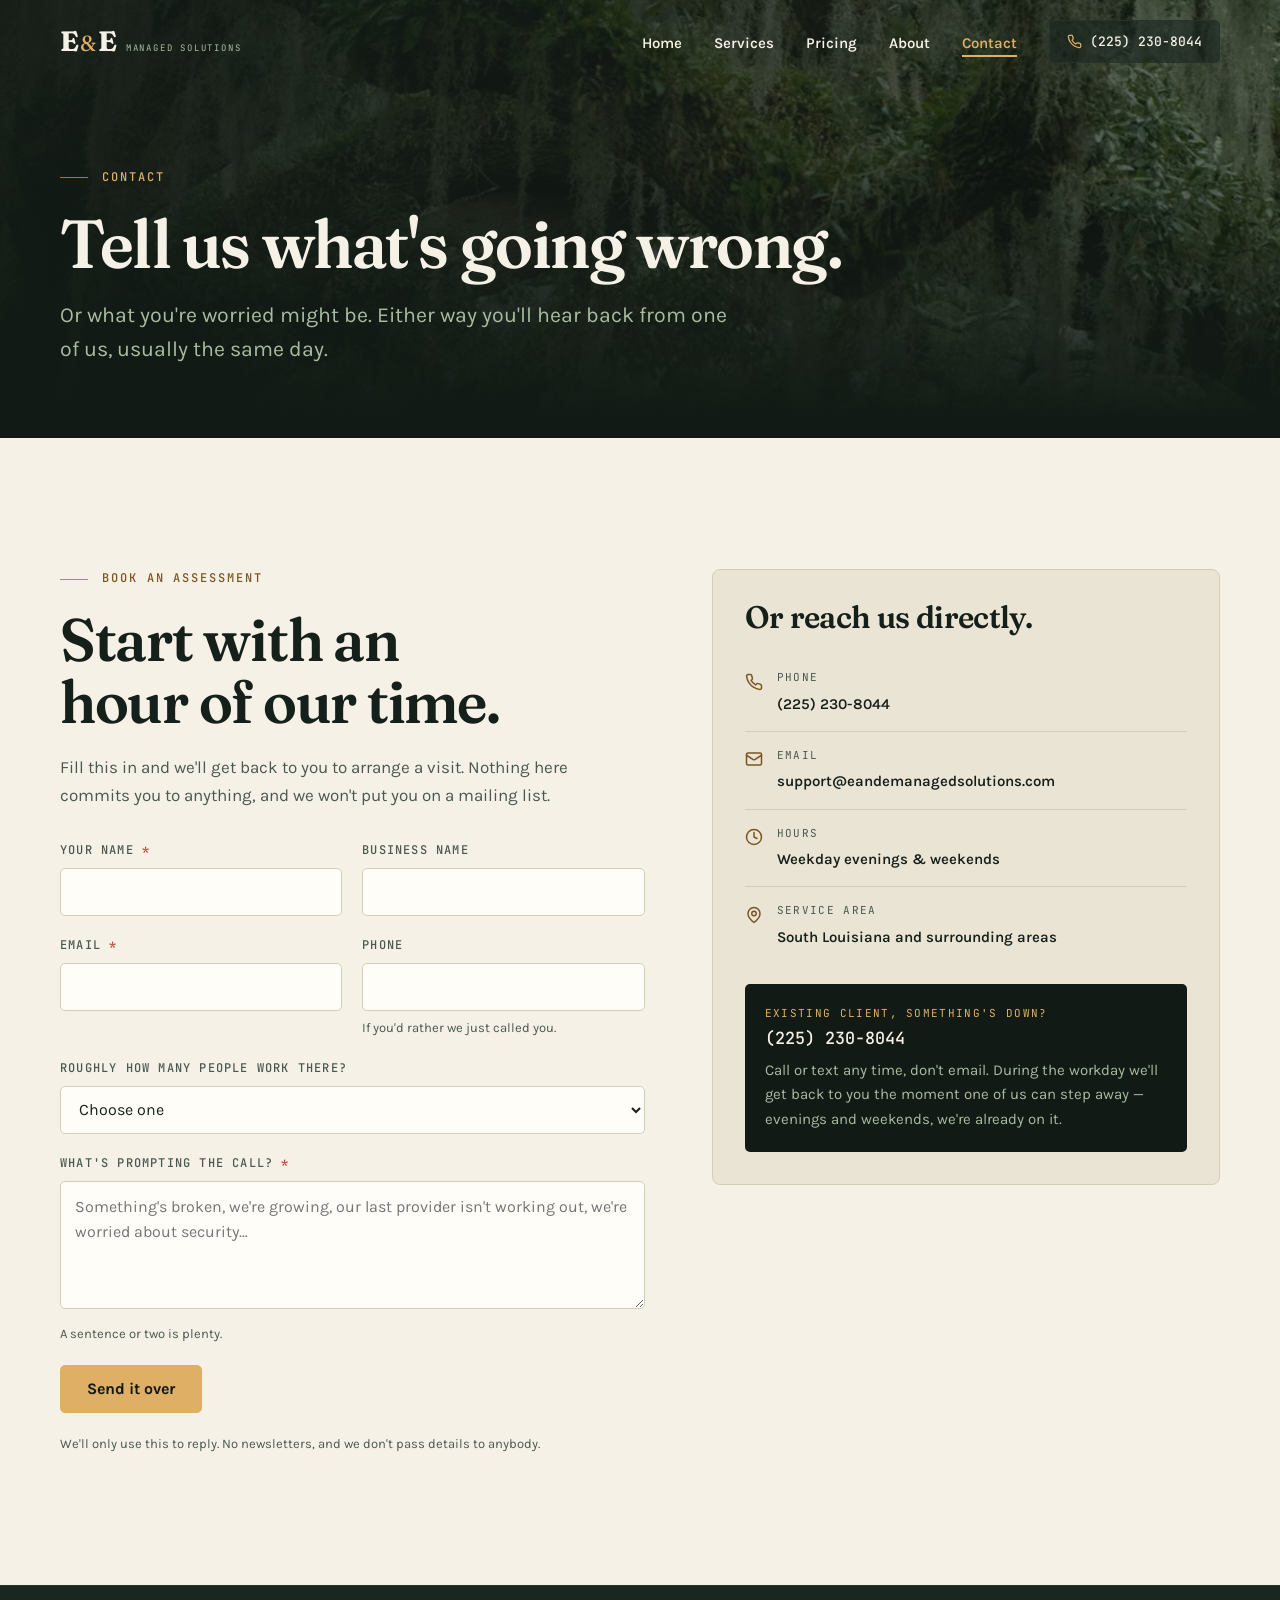
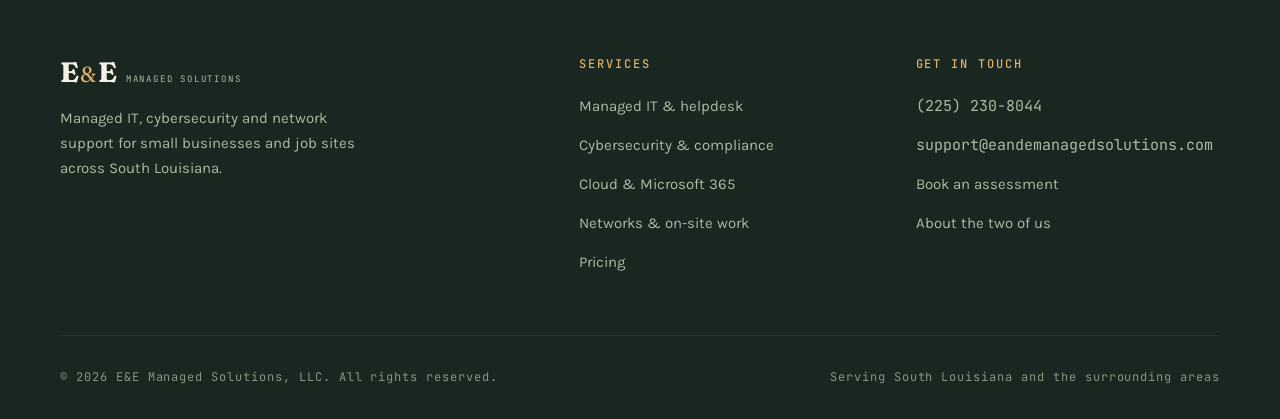
<file: contact.html>
<!DOCTYPE html>
<html lang="en">
<head>
<meta charset="utf-8">
<meta name="viewport" content="width=device-width, initial-scale=1">
<title>Contact — E&amp;E Managed Solutions</title>
<meta name="description" content="Book a free IT assessment with E&E Managed Solutions, or call (225) 230-8044. Serving small businesses across South Louisiana.">
<!-- Pages are served without the .html extension; this is the address to index. -->
<link rel="canonical" href="https://eandemanagedsolutions.com/contact">
<meta name="theme-color" content="#121A15">

<link rel="icon" href="assets/img/favicon.svg" type="image/svg+xml">
<link rel="preconnect" href="https://fonts.googleapis.com">
<link rel="preconnect" href="https://fonts.gstatic.com" crossorigin>
<link rel="stylesheet" href="https://fonts.googleapis.com/css2?family=Fraunces:ital,opsz,wght,SOFT,WONK@0,9..144,400..800,0..100,0..1;1,9..144,400..800,0..100,0..1&amp;family=Karla:wght@400;500;600;700&amp;family=JetBrains+Mono:wght@400;500;700&amp;display=swap">
<link rel="stylesheet" href="assets/css/style.css">
</head>
<body>

<a class="skip-link" href="#main">Skip to content</a>

<header class="site-header">
  <div class="shell header-inner">
    <a class="wordmark" href="./">
      <span class="wordmark-mark">E<em>&amp;</em>E</span>
      <span class="wordmark-sub">Managed Solutions</span>
    </a>
    <nav class="nav" aria-label="Main">
      <ul class="nav-links">
        <li><a href="./">Home</a></li>
        <li><a href="services">Services</a></li>
        <li><a href="services#pricing">Pricing</a></li>
        <li><a href="about">About</a></li>
        <li><a href="contact" aria-current="page">Contact</a></li>
      </ul>
      <a class="nav-phone" href="tel:+12252308044">
        <svg viewBox="0 0 24 24" fill="none" stroke="currentColor" stroke-width="2" stroke-linecap="round" stroke-linejoin="round" aria-hidden="true"><path d="M22 16.92v3a2 2 0 0 1-2.18 2 19.79 19.79 0 0 1-8.63-3.07 19.5 19.5 0 0 1-6-6 19.79 19.79 0 0 1-3.07-8.67A2 2 0 0 1 4.11 2h3a2 2 0 0 1 2 1.72 12.84 12.84 0 0 0 .7 2.81 2 2 0 0 1-.45 2.11L8.09 9.91a16 16 0 0 0 6 6l1.27-1.27a2 2 0 0 1 2.11-.45 12.84 12.84 0 0 0 2.81.7A2 2 0 0 1 22 16.92z"/></svg>
        <span>(225) 230-8044</span>
      </a>
      <button class="nav-toggle" type="button" aria-expanded="false" aria-label="Open menu" aria-controls="nav-links"><span></span></button>
    </nav>
  </div>
</header>

<main id="main">

<section class="page-head">
  <div class="page-head-media">
    <picture>
      <source srcset="assets/img/canopy-tall.webp" type="image/webp">
      <img src="assets/img/canopy-tall.jpg" alt="" width="900" height="1125" fetchpriority="high">
    </picture>
  </div>
  <div class="shell">
    <p class="eyebrow">Contact</p>
    <h1>Tell us what's going wrong.</h1>
    <p class="lead">
      Or what you're worried might be. Either way you'll hear back from one of
      us, usually the same day.
    </p>
  </div>
</section>

<section class="section clearing">
  <div class="shell">
    <div class="contact-grid">

      <!-- ===== Form ===== -->
      <div>
        <p class="eyebrow">Book an assessment</p>
        <h2 style="font-size:var(--t-h2);margin-bottom:var(--s-3)">Start with an hour of our time.</h2>
        <p style="color:var(--ink-soft);margin-bottom:var(--s-4);max-width:52ch">
          Fill this in and we'll get back to you to arrange a visit. Nothing here
          commits you to anything, and we won't put you on a mailing list.
        </p>

        <!--
          Posts to Formspree (free static-site form backend). Submissions land
          in the Formspree dashboard and are forwarded to the address on the
          account. With JavaScript on, main.js sends it in the background and
          shows the reply below the button; with JavaScript off the browser
          posts it normally and Formspree shows its own thank-you page.
        -->
        <form data-validate action="https://formspree.io/f/mgawkvzn" method="POST">

          <!-- Sets the subject line on the notification email. -->
          <input type="hidden" name="_subject" value="New assessment request — eandemanagedsolutions.com">

          <!-- Honeypot: hidden from people, catches most bots. -->
          <div class="hp" aria-hidden="true">
            <label for="company-url">Leave this empty</label>
            <input type="text" id="company-url" name="_gotcha" tabindex="-1" autocomplete="off">
          </div>

          <div class="field-row">
            <div class="field">
              <label for="name">Your name <span class="req" aria-hidden="true">*</span></label>
              <input type="text" id="name" name="name" autocomplete="name" required
                     data-missing="We'll need a name to know who we're calling.">
            </div>
            <div class="field">
              <label for="company">Business name</label>
              <input type="text" id="company" name="company" autocomplete="organization">
            </div>
          </div>

          <div class="field-row">
            <div class="field">
              <label for="email">Email <span class="req" aria-hidden="true">*</span></label>
              <input type="email" id="email" name="email" autocomplete="email" required
                     data-missing="We need an email address to reply to.">
            </div>
            <div class="field">
              <label for="phone">Phone</label>
              <input type="tel" id="phone" name="phone" autocomplete="tel">
              <p class="field-hint">If you'd rather we just called you.</p>
            </div>
          </div>

          <div class="field">
            <label for="size">Roughly how many people work there?</label>
            <select id="size" name="size">
              <option value="">Choose one</option>
              <option>Just me</option>
              <option>2 – 10</option>
              <option>11 – 25</option>
              <option>26 – 50</option>
              <option>More than 50</option>
            </select>
          </div>

          <div class="field">
            <label for="help">What's prompting the call? <span class="req" aria-hidden="true">*</span></label>
            <textarea id="help" name="help" required minlength="12"
                      data-missing="A sentence or two is plenty — it helps us send the right person."
                      placeholder="Something's broken, we're growing, our last provider isn't working out, we're worried about security…"></textarea>
            <p class="field-hint">A sentence or two is plenty.</p>
          </div>

          <button class="btn btn-primary" type="submit">Send it over</button>

          <p class="form-status" data-form-status role="status" aria-live="polite" hidden></p>

          <p class="form-note">
            We'll only use this to reply. No newsletters, and we don't pass
            details to anybody.
          </p>
        </form>
      </div>

      <!-- ===== Aside ===== -->
      <aside class="contact-aside reveal">
        <h3>Or reach us directly.</h3>

        <div class="contact-line">
          <svg viewBox="0 0 24 24" fill="none" stroke="currentColor" stroke-width="2" stroke-linecap="round" stroke-linejoin="round" aria-hidden="true"><path d="M22 16.92v3a2 2 0 0 1-2.18 2 19.79 19.79 0 0 1-8.63-3.07 19.5 19.5 0 0 1-6-6 19.79 19.79 0 0 1-3.07-8.67A2 2 0 0 1 4.11 2h3a2 2 0 0 1 2 1.72 12.84 12.84 0 0 0 .7 2.81 2 2 0 0 1-.45 2.11L8.09 9.91a16 16 0 0 0 6 6l1.27-1.27a2 2 0 0 1 2.11-.45 12.84 12.84 0 0 0 2.81.7A2 2 0 0 1 22 16.92z"/></svg>
          <div>
            <span class="contact-line-label">Phone</span>
            <a href="tel:+12252308044">(225) 230-8044</a>
          </div>
        </div>

        <div class="contact-line">
          <svg viewBox="0 0 24 24" fill="none" stroke="currentColor" stroke-width="2" stroke-linecap="round" stroke-linejoin="round" aria-hidden="true"><rect x="2" y="4" width="20" height="16" rx="2"/><path d="m22 7-8.97 5.7a1.94 1.94 0 0 1-2.06 0L2 7"/></svg>
          <div>
            <span class="contact-line-label">Email</span>
            <a href="mailto:support@eandemanagedsolutions.com">support@eandemanagedsolutions.com</a>
          </div>
        </div>

        <div class="contact-line">
          <svg viewBox="0 0 24 24" fill="none" stroke="currentColor" stroke-width="2" stroke-linecap="round" stroke-linejoin="round" aria-hidden="true"><circle cx="12" cy="12" r="10"/><polyline points="12 6 12 12 16 14"/></svg>
          <div>
            <span class="contact-line-label">Hours</span>
            <strong>Weekday evenings &amp; weekends</strong>
          </div>
        </div>

        <div class="contact-line">
          <svg viewBox="0 0 24 24" fill="none" stroke="currentColor" stroke-width="2" stroke-linecap="round" stroke-linejoin="round" aria-hidden="true"><path d="M20 10c0 6-8 12-8 12s-8-6-8-12a8 8 0 0 1 16 0Z"/><circle cx="12" cy="10" r="3"/></svg>
          <div>
            <span class="contact-line-label">Service area</span>
            <strong>South Louisiana and surrounding areas</strong>
          </div>
        </div>

        <div class="urgent">
          <span class="contact-line-label">Existing client, something's down?</span>
          <a href="tel:+12252308044">(225) 230-8044</a>
          <p>
            Call or text any time, don't email. During the workday we'll get
            back to you the moment one of us can step away — evenings and
            weekends, we're already on it.
          </p>
        </div>
      </aside>

    </div>
  </div>
</section>

</main>

<footer class="site-footer">
  <div class="shell">
    <div class="footer-grid">
      <div class="footer-brand">
        <a class="wordmark" href="./">
          <span class="wordmark-mark">E<em>&amp;</em>E</span>
          <span class="wordmark-sub">Managed Solutions</span>
        </a>
        <p class="footer-blurb">
          Managed IT, cybersecurity and network support for small businesses and
          job sites across South Louisiana.
        </p>
      </div>
      <div class="footer-col">
        <h4>Services</h4>
        <ul>
          <li><a href="services#managed-it">Managed IT &amp; helpdesk</a></li>
          <li><a href="services#security">Cybersecurity &amp; compliance</a></li>
          <li><a href="services#cloud">Cloud &amp; Microsoft 365</a></li>
          <li><a href="services#networks">Networks &amp; on-site work</a></li>
          <li><a href="services#pricing">Pricing</a></li>
        </ul>
      </div>
      <div class="footer-col">
        <h4>Get in touch</h4>
        <ul>
          <li><a class="footer-contact" href="tel:+12252308044">(225) 230-8044</a></li>
          <li><a class="footer-contact" href="mailto:support@eandemanagedsolutions.com">support@eandemanagedsolutions.com</a></li>
          <li><a href="contact">Book an assessment</a></li>
          <li><a href="about">About the two of us</a></li>
        </ul>
      </div>
    </div>
    <div class="footer-base">
      <span>&copy; <span data-year>2026</span> E&amp;E Managed Solutions, LLC. All rights reserved.</span>
      <span>Serving South Louisiana and the surrounding areas</span>
    </div>
  </div>
</footer>

<script src="assets/js/main.js" defer></script>
</body>
</html>
</file>
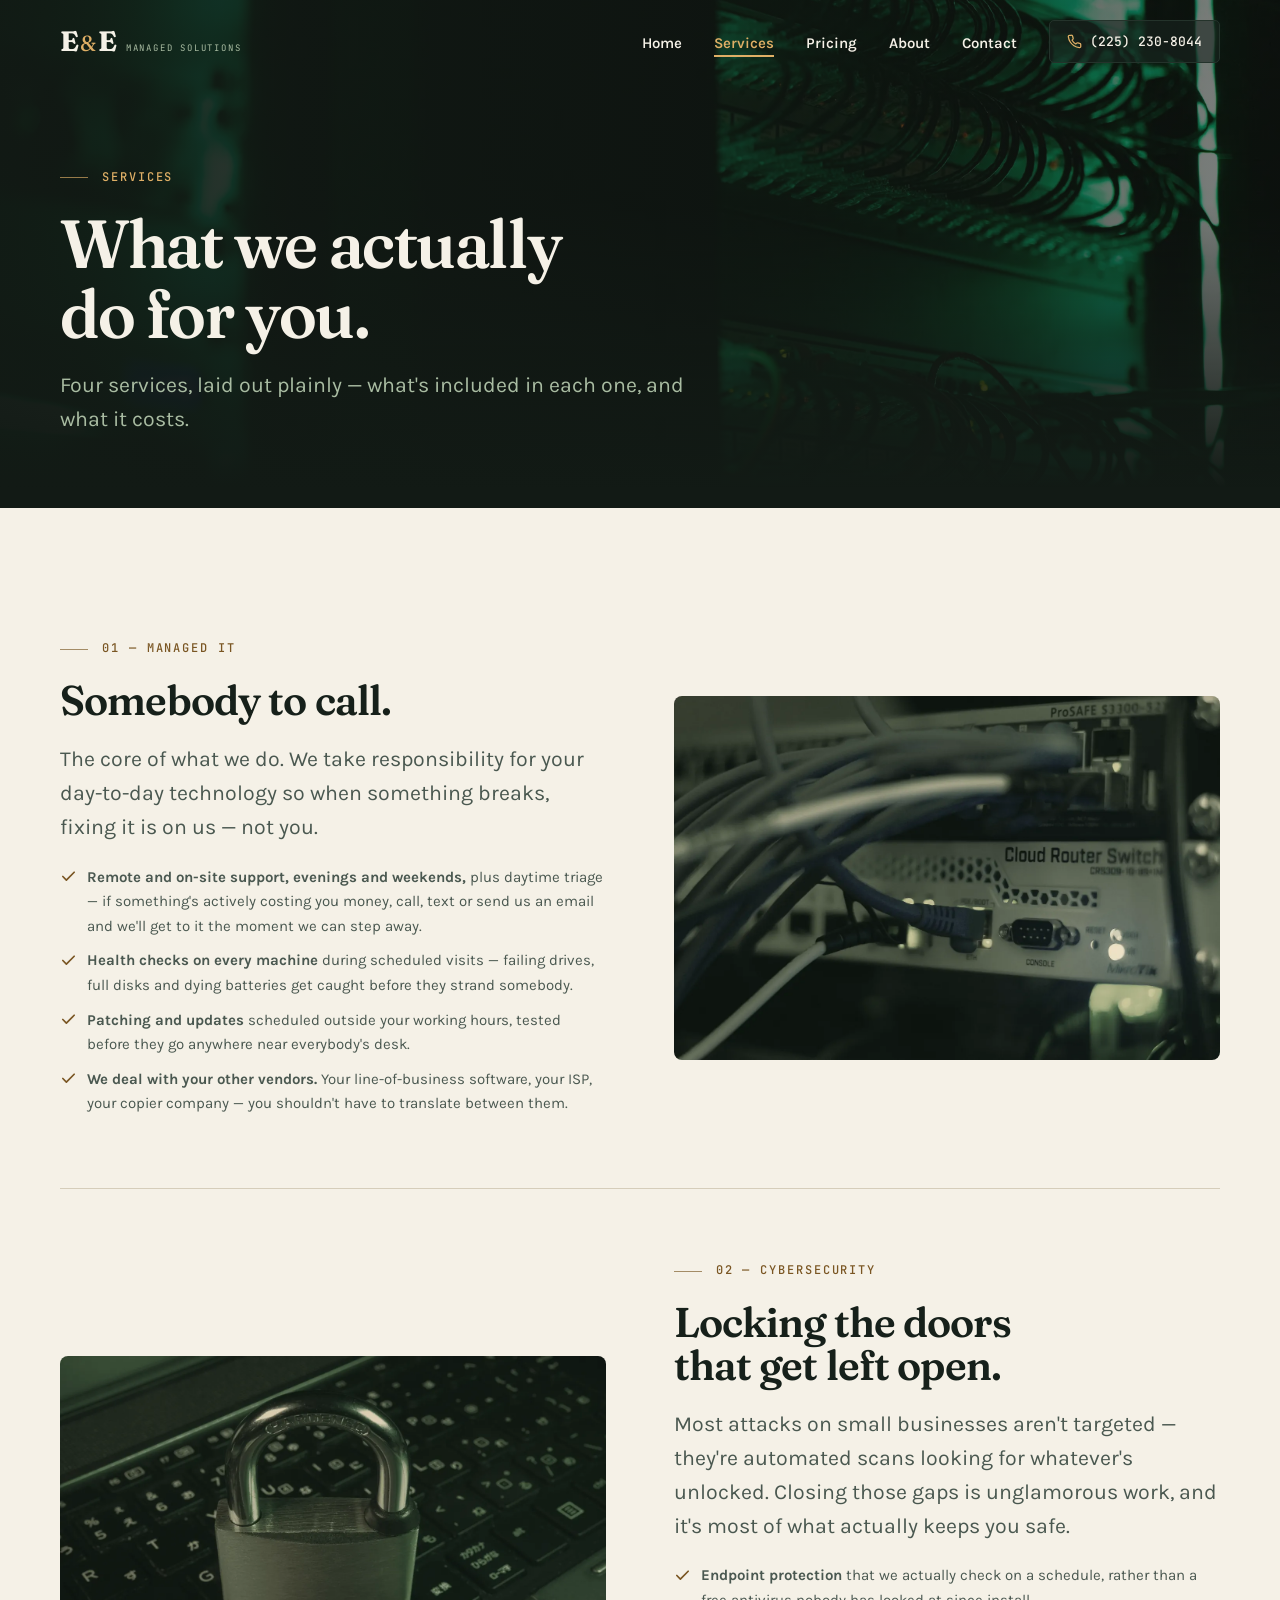
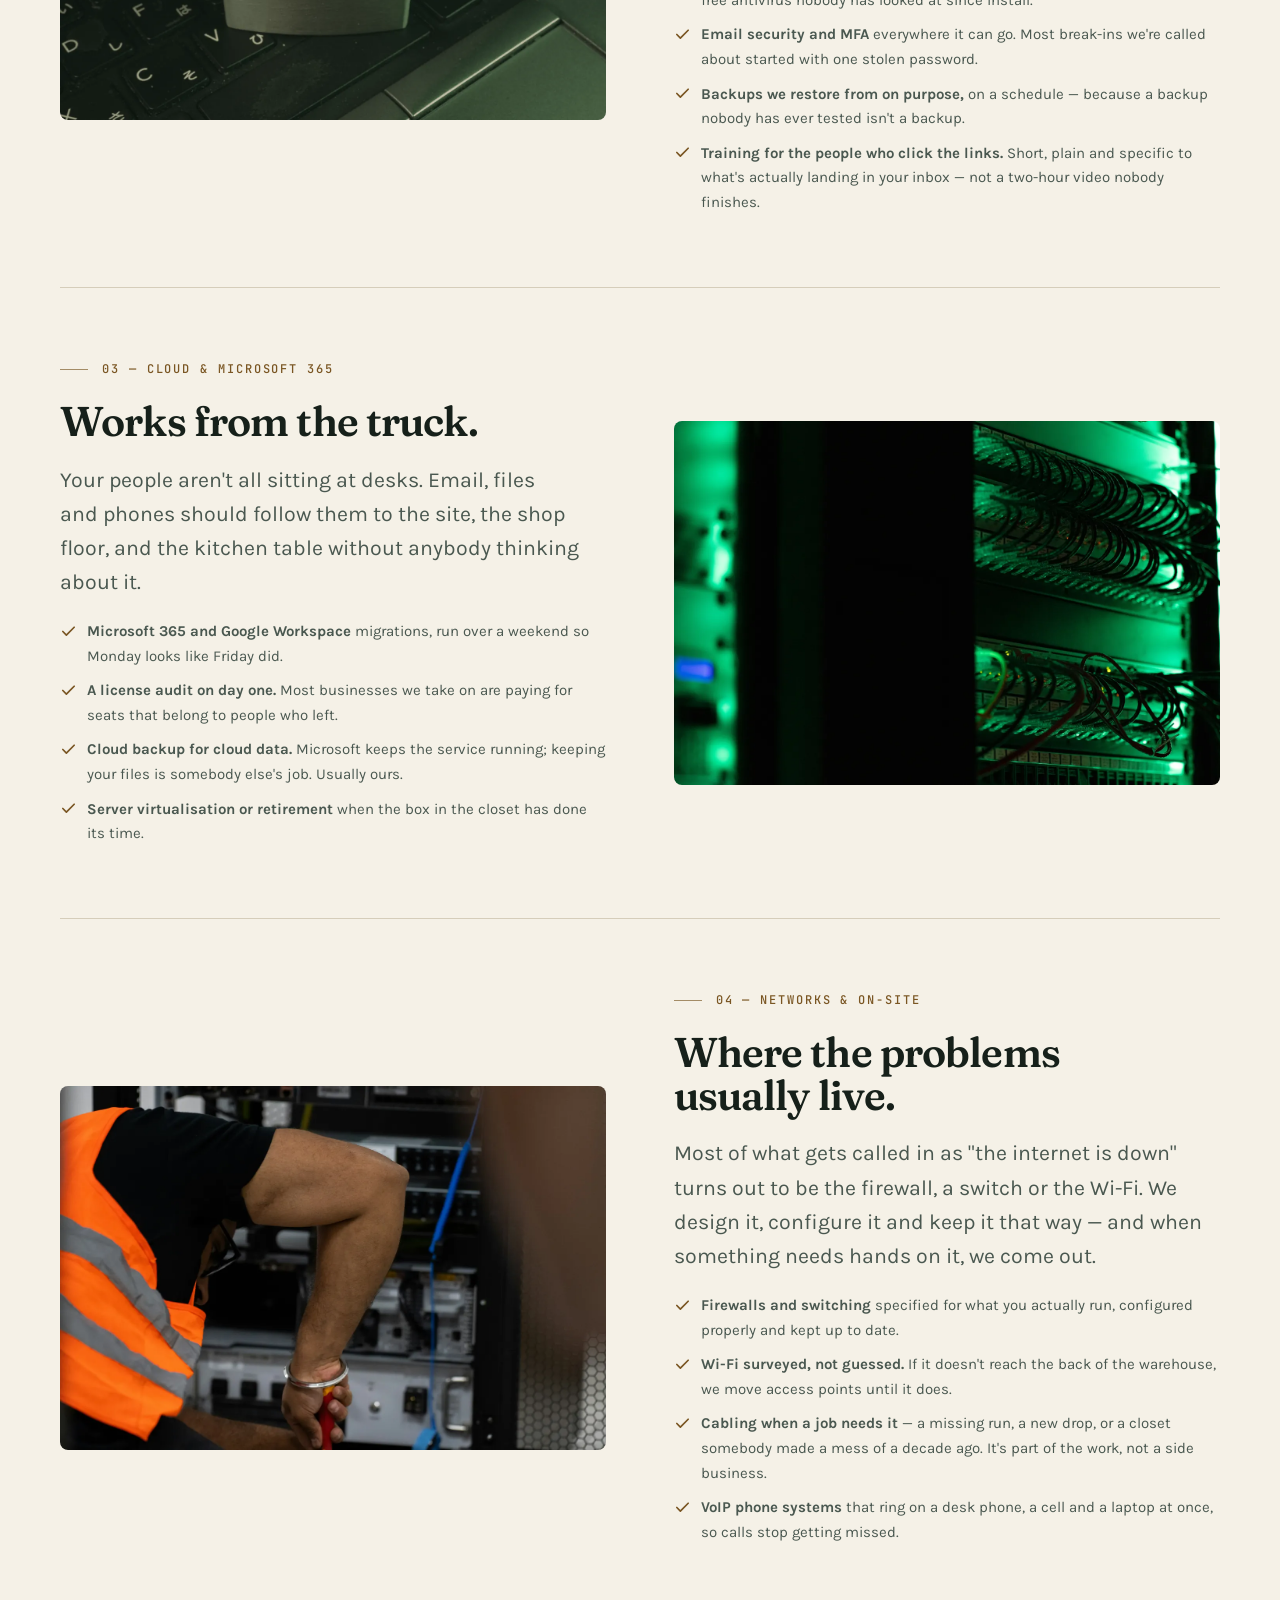
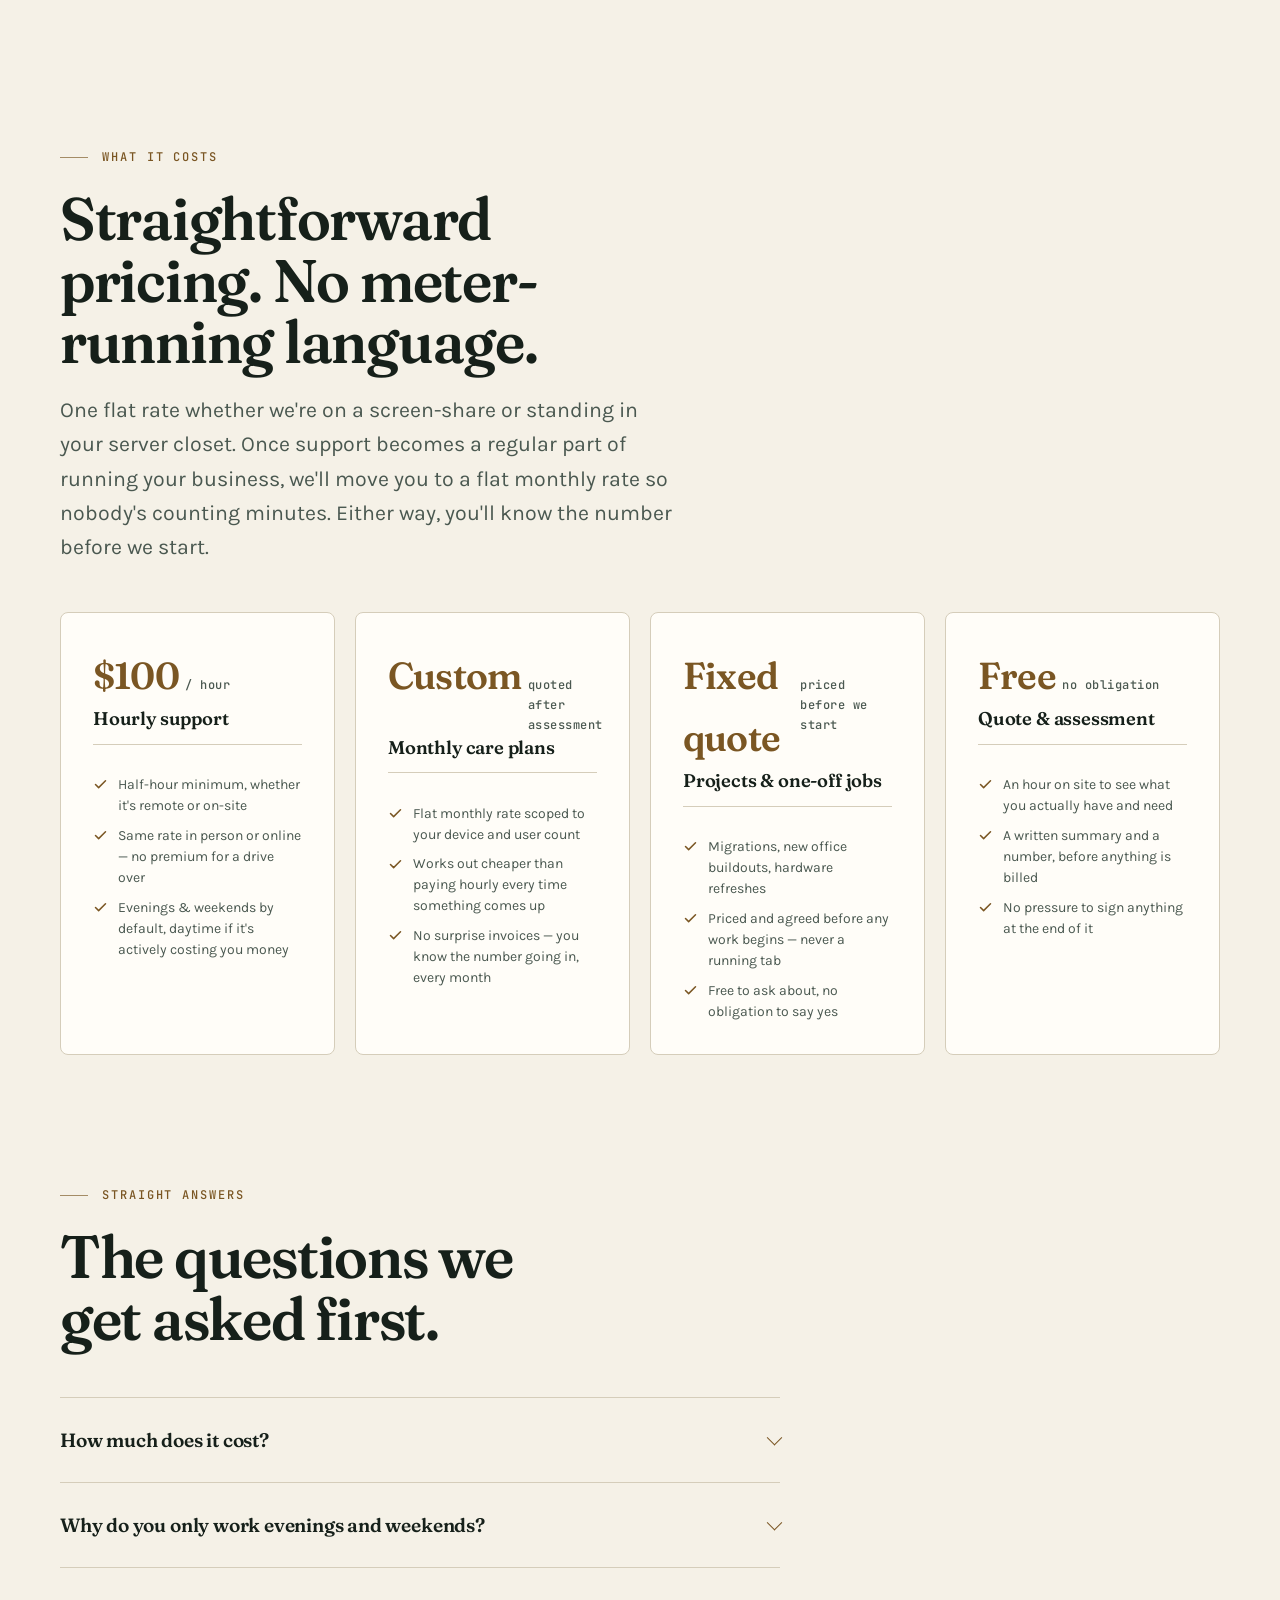
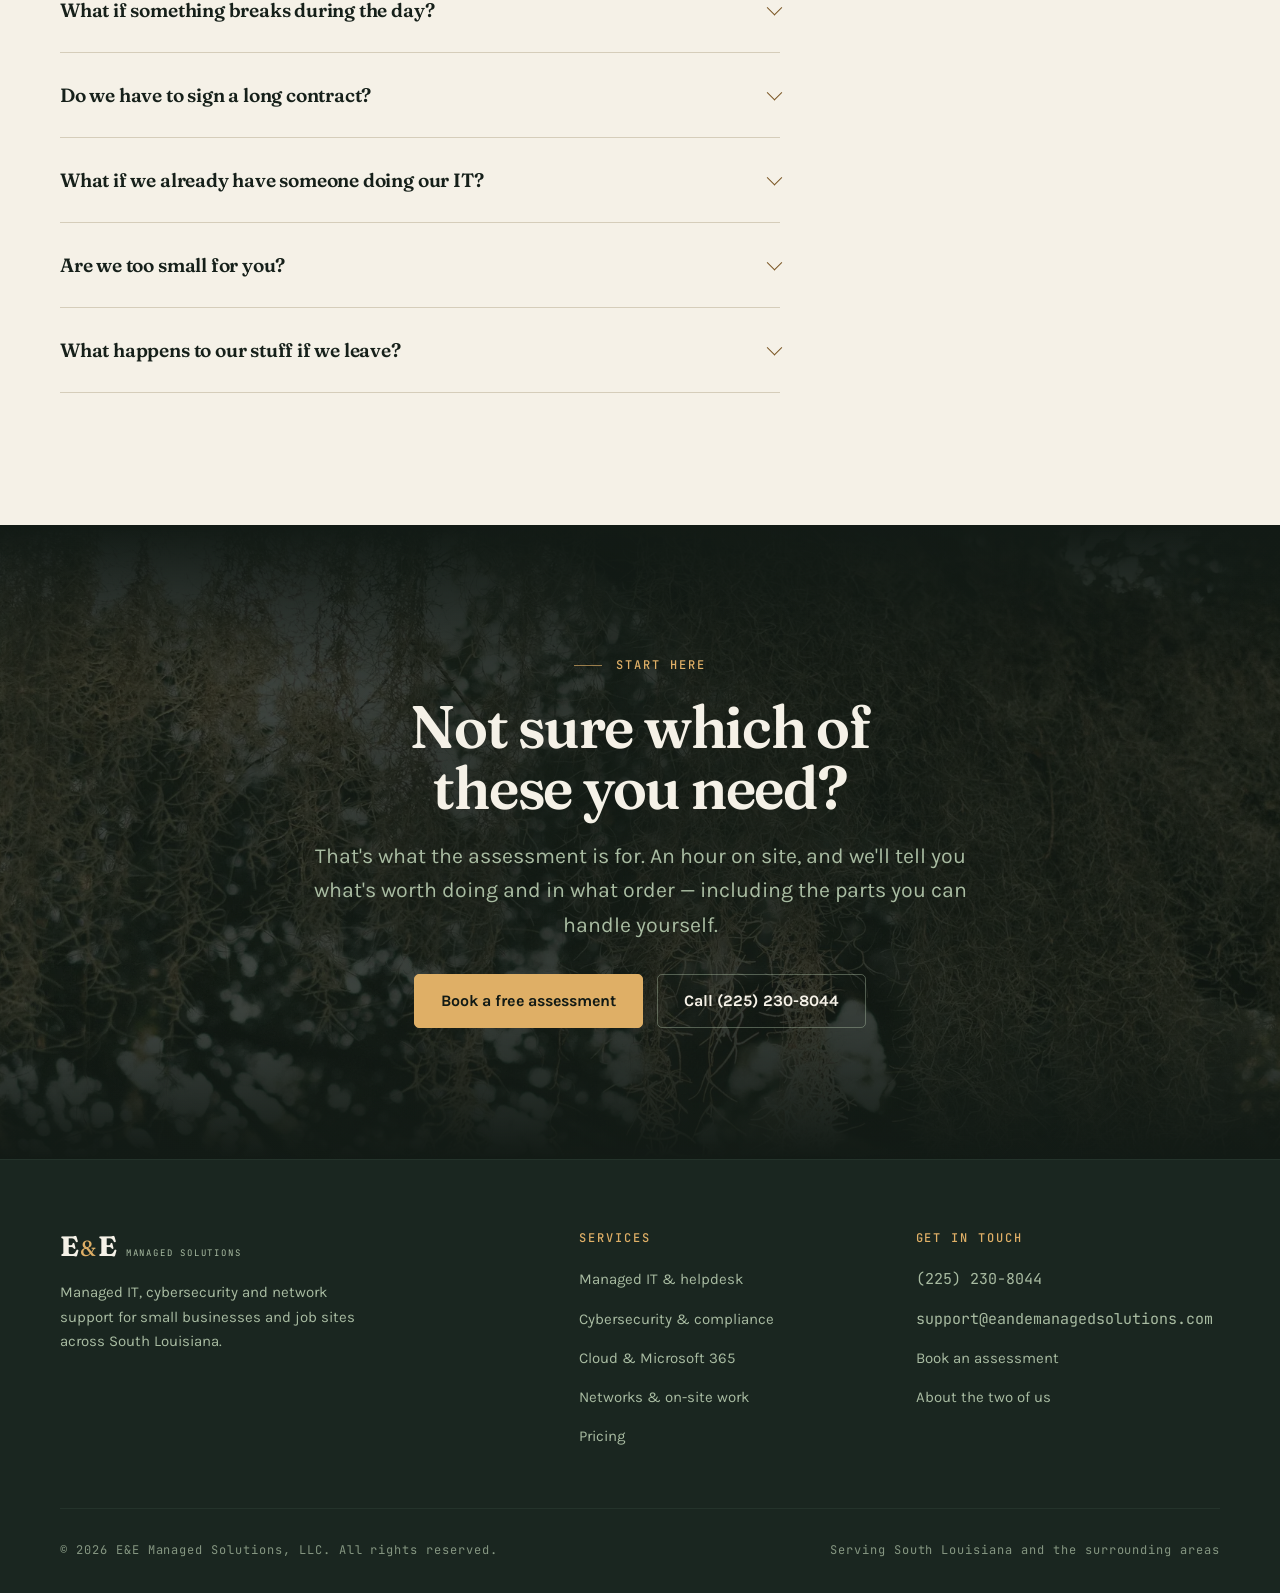
<file: services.html>
<!DOCTYPE html>
<html lang="en">
<head>
<meta charset="utf-8">
<meta name="viewport" content="width=device-width, initial-scale=1">
<title>Services — E&amp;E Managed Solutions</title>
<meta name="description" content="Managed IT and helpdesk, cybersecurity, cloud and Microsoft 365, and network and on-site work for small businesses across South Louisiana.">
<!-- Pages are served without the .html extension; this is the address to index. -->
<link rel="canonical" href="https://eandemanagedsolutions.com/services">
<meta name="theme-color" content="#121A15">

<link rel="icon" href="assets/img/favicon.svg" type="image/svg+xml">
<link rel="preconnect" href="https://fonts.googleapis.com">
<link rel="preconnect" href="https://fonts.gstatic.com" crossorigin>
<link rel="stylesheet" href="https://fonts.googleapis.com/css2?family=Fraunces:ital,opsz,wght,SOFT,WONK@0,9..144,400..800,0..100,0..1;1,9..144,400..800,0..100,0..1&amp;family=Karla:wght@400;500;600;700&amp;family=JetBrains+Mono:wght@400;500;700&amp;display=swap">
<link rel="stylesheet" href="assets/css/style.css">
</head>
<body>

<a class="skip-link" href="#main">Skip to content</a>

<header class="site-header">
  <div class="shell header-inner">
    <a class="wordmark" href="./">
      <span class="wordmark-mark">E<em>&amp;</em>E</span>
      <span class="wordmark-sub">Managed Solutions</span>
    </a>
    <nav class="nav" aria-label="Main">
      <ul class="nav-links">
        <li><a href="./">Home</a></li>
        <li><a href="services" aria-current="page">Services</a></li>
        <li><a href="services#pricing">Pricing</a></li>
        <li><a href="about">About</a></li>
        <li><a href="contact">Contact</a></li>
      </ul>
      <a class="nav-phone" href="tel:+12252308044">
        <svg viewBox="0 0 24 24" fill="none" stroke="currentColor" stroke-width="2" stroke-linecap="round" stroke-linejoin="round" aria-hidden="true"><path d="M22 16.92v3a2 2 0 0 1-2.18 2 19.79 19.79 0 0 1-8.63-3.07 19.5 19.5 0 0 1-6-6 19.79 19.79 0 0 1-3.07-8.67A2 2 0 0 1 4.11 2h3a2 2 0 0 1 2 1.72 12.84 12.84 0 0 0 .7 2.81 2 2 0 0 1-.45 2.11L8.09 9.91a16 16 0 0 0 6 6l1.27-1.27a2 2 0 0 1 2.11-.45 12.84 12.84 0 0 0 2.81.7A2 2 0 0 1 22 16.92z"/></svg>
        <span>(225) 230-8044</span>
      </a>
      <button class="nav-toggle" type="button" aria-expanded="false" aria-label="Open menu" aria-controls="nav-links"><span></span></button>
    </nav>
  </div>
</header>

<main id="main">

<section class="page-head">
  <div class="page-head-media">
    <picture>
      <source srcset="assets/img/rack-wide.webp" type="image/webp">
      <img src="assets/img/rack-wide.jpg" alt="" width="2000" height="1125" fetchpriority="high">
    </picture>
  </div>
  <div class="shell">
    <p class="eyebrow">Services</p>
    <h1>What we actually do for you.</h1>
    <p class="lead">
      Four services, laid out plainly — what's included in each one, and what it
      costs.
    </p>
  </div>
</section>

<!-- ===== Managed IT ===== -->
<section class="section clearing">
  <div class="shell">

    <article class="service-block" id="managed-it">
      <div>
        <p class="eyebrow">01 — Managed IT</p>
        <h2>Somebody to call.</h2>
        <p class="lead">
          The core of what we do. We take responsibility for your day-to-day
          technology so when something breaks, fixing it is on us — not you.
        </p>
        <ul class="checks">
          <li><svg viewBox="0 0 24 24" fill="none" stroke="currentColor" stroke-width="2.4" stroke-linecap="round" stroke-linejoin="round" aria-hidden="true"><path d="M20 6 9 17l-5-5"/></svg><span><strong>Remote and on-site support, evenings and weekends,</strong> plus daytime triage — if something's actively costing you money, call, text or send us an email and we'll get to it the moment we can step away.</span></li>
          <li><svg viewBox="0 0 24 24" fill="none" stroke="currentColor" stroke-width="2.4" stroke-linecap="round" stroke-linejoin="round" aria-hidden="true"><path d="M20 6 9 17l-5-5"/></svg><span><strong>Health checks on every machine</strong> during scheduled visits — failing drives, full disks and dying batteries get caught before they strand somebody.</span></li>
          <li><svg viewBox="0 0 24 24" fill="none" stroke="currentColor" stroke-width="2.4" stroke-linecap="round" stroke-linejoin="round" aria-hidden="true"><path d="M20 6 9 17l-5-5"/></svg><span><strong>Patching and updates</strong> scheduled outside your working hours, tested before they go anywhere near everybody's desk.</span></li>
          <li><svg viewBox="0 0 24 24" fill="none" stroke="currentColor" stroke-width="2.4" stroke-linecap="round" stroke-linejoin="round" aria-hidden="true"><path d="M20 6 9 17l-5-5"/></svg><span><strong>We deal with your other vendors.</strong> Your line-of-business software, your ISP, your copier company — you shouldn't have to translate between them.</span></li>
        </ul>
      </div>
      <div class="service-block-media reveal">
        <picture>
          <source srcset="assets/img/network.webp" type="image/webp">
          <img src="assets/img/network.jpg" alt="Network switch with patch cables running into it." width="1400" height="933" loading="lazy">
        </picture>
      </div>
    </article>

    <article class="service-block is-flipped" id="security">
      <div>
        <p class="eyebrow">02 — Cybersecurity</p>
        <h2>Locking the doors that get left open.</h2>
        <p class="lead">
          Most attacks on small businesses aren't targeted — they're automated
          scans looking for whatever's unlocked. Closing those gaps is
          unglamorous work, and it's most of what actually keeps you safe.
        </p>
        <ul class="checks">
          <li><svg viewBox="0 0 24 24" fill="none" stroke="currentColor" stroke-width="2.4" stroke-linecap="round" stroke-linejoin="round" aria-hidden="true"><path d="M20 6 9 17l-5-5"/></svg><span><strong>Endpoint protection</strong> that we actually check on a schedule, rather than a free antivirus nobody has looked at since install.</span></li>
          <li><svg viewBox="0 0 24 24" fill="none" stroke="currentColor" stroke-width="2.4" stroke-linecap="round" stroke-linejoin="round" aria-hidden="true"><path d="M20 6 9 17l-5-5"/></svg><span><strong>Email security and MFA</strong> everywhere it can go. Most break-ins we're called about started with one stolen password.</span></li>
          <li><svg viewBox="0 0 24 24" fill="none" stroke="currentColor" stroke-width="2.4" stroke-linecap="round" stroke-linejoin="round" aria-hidden="true"><path d="M20 6 9 17l-5-5"/></svg><span><strong>Backups we restore from on purpose,</strong> on a schedule — because a backup nobody has ever tested isn't a backup.</span></li>
          <li><svg viewBox="0 0 24 24" fill="none" stroke="currentColor" stroke-width="2.4" stroke-linecap="round" stroke-linejoin="round" aria-hidden="true"><path d="M20 6 9 17l-5-5"/></svg><span><strong>Training for the people who click the links.</strong> Short, plain and specific to what's actually landing in your inbox — not a two-hour video nobody finishes.</span></li>
        </ul>
      </div>
      <div class="service-block-media reveal">
        <picture>
          <source srcset="assets/img/security.webp" type="image/webp">
          <img src="assets/img/security.jpg" alt="A padlock resting on a laptop keyboard." width="1400" height="933" loading="lazy">
        </picture>
      </div>
    </article>

    <article class="service-block" id="cloud">
      <div>
        <p class="eyebrow">03 — Cloud &amp; Microsoft 365</p>
        <h2>Works from the truck.</h2>
        <p class="lead">
          Your people aren't all sitting at desks. Email, files and phones should
          follow them to the site, the shop floor, and the kitchen table without
          anybody thinking about it.
        </p>
        <ul class="checks">
          <li><svg viewBox="0 0 24 24" fill="none" stroke="currentColor" stroke-width="2.4" stroke-linecap="round" stroke-linejoin="round" aria-hidden="true"><path d="M20 6 9 17l-5-5"/></svg><span><strong>Microsoft 365 and Google Workspace</strong> migrations, run over a weekend so Monday looks like Friday did.</span></li>
          <li><svg viewBox="0 0 24 24" fill="none" stroke="currentColor" stroke-width="2.4" stroke-linecap="round" stroke-linejoin="round" aria-hidden="true"><path d="M20 6 9 17l-5-5"/></svg><span><strong>A license audit on day one.</strong> Most businesses we take on are paying for seats that belong to people who left.</span></li>
          <li><svg viewBox="0 0 24 24" fill="none" stroke="currentColor" stroke-width="2.4" stroke-linecap="round" stroke-linejoin="round" aria-hidden="true"><path d="M20 6 9 17l-5-5"/></svg><span><strong>Cloud backup for cloud data.</strong> Microsoft keeps the service running; keeping your files is somebody else's job. Usually ours.</span></li>
          <li><svg viewBox="0 0 24 24" fill="none" stroke="currentColor" stroke-width="2.4" stroke-linecap="round" stroke-linejoin="round" aria-hidden="true"><path d="M20 6 9 17l-5-5"/></svg><span><strong>Server virtualisation or retirement</strong> when the box in the closet has done its time.</span></li>
        </ul>
      </div>
      <div class="service-block-media reveal">
        <picture>
          <source srcset="assets/img/rack.webp" type="image/webp">
          <img src="assets/img/rack.jpg" alt="Patch panel in a server rack lit green." width="1400" height="933" loading="lazy">
        </picture>
      </div>
    </article>

    <article class="service-block is-flipped" id="networks">
      <div>
        <p class="eyebrow">04 — Networks &amp; on-site</p>
        <h2>Where the problems usually live.</h2>
        <p class="lead">
          Most of what gets called in as "the internet is down" turns out to be
          the firewall, a switch or the Wi-Fi. We design it, configure it and
          keep it that way — and when something needs hands on it, we come out.
        </p>
        <ul class="checks">
          <li><svg viewBox="0 0 24 24" fill="none" stroke="currentColor" stroke-width="2.4" stroke-linecap="round" stroke-linejoin="round" aria-hidden="true"><path d="M20 6 9 17l-5-5"/></svg><span><strong>Firewalls and switching</strong> specified for what you actually run, configured properly and kept up to date.</span></li>
          <li><svg viewBox="0 0 24 24" fill="none" stroke="currentColor" stroke-width="2.4" stroke-linecap="round" stroke-linejoin="round" aria-hidden="true"><path d="M20 6 9 17l-5-5"/></svg><span><strong>Wi-Fi surveyed, not guessed.</strong> If it doesn't reach the back of the warehouse, we move access points until it does.</span></li>
          <li><svg viewBox="0 0 24 24" fill="none" stroke="currentColor" stroke-width="2.4" stroke-linecap="round" stroke-linejoin="round" aria-hidden="true"><path d="M20 6 9 17l-5-5"/></svg><span><strong>Cabling when a job needs it</strong> — a missing run, a new drop, or a closet somebody made a mess of a decade ago. It's part of the work, not a side business.</span></li>
          <li><svg viewBox="0 0 24 24" fill="none" stroke="currentColor" stroke-width="2.4" stroke-linecap="round" stroke-linejoin="round" aria-hidden="true"><path d="M20 6 9 17l-5-5"/></svg><span><strong>VoIP phone systems</strong> that ring on a desk phone, a cell and a laptop at once, so calls stop getting missed.</span></li>
        </ul>
      </div>
      <div class="service-block-media reveal">
        <picture>
          <source srcset="assets/img/onsite.webp" type="image/webp">
          <img src="assets/img/onsite.jpg" alt="Technician kneeling to wire equipment into a rack on site." width="1400" height="933" loading="lazy">
        </picture>
      </div>
    </article>

  </div>
</section>

<!-- ===== Pricing ===== -->
<section class="section clearing" id="pricing" style="padding-top:0">
  <div class="shell">
    <div class="head reveal">
      <p class="eyebrow">What it costs</p>
      <h2>Straightforward pricing. No meter-running language.</h2>
      <p class="lead">
        One flat rate whether we're on a screen-share or standing in your
        server closet. Once support becomes a regular part of running your
        business, we'll move you to a flat monthly rate so nobody's counting
        minutes. Either way, you'll know the number before we start.
      </p>
    </div>

    <div class="pricing-grid">
      <article class="card price-card reveal">
        <div class="price-rate">$100 <small>/ hour</small></div>
        <h3>Hourly support</h3>
        <ul class="price-list">
          <li><svg viewBox="0 0 24 24" fill="none" stroke="currentColor" stroke-width="2.4" stroke-linecap="round" stroke-linejoin="round" aria-hidden="true"><path d="M20 6 9 17l-5-5"/></svg><span>Half-hour minimum, whether it's remote or on-site</span></li>
          <li><svg viewBox="0 0 24 24" fill="none" stroke="currentColor" stroke-width="2.4" stroke-linecap="round" stroke-linejoin="round" aria-hidden="true"><path d="M20 6 9 17l-5-5"/></svg><span>Same rate in person or online — no premium for a drive over</span></li>
          <li><svg viewBox="0 0 24 24" fill="none" stroke="currentColor" stroke-width="2.4" stroke-linecap="round" stroke-linejoin="round" aria-hidden="true"><path d="M20 6 9 17l-5-5"/></svg><span>Evenings &amp; weekends by default, daytime if it's actively costing you money</span></li>
        </ul>
      </article>

      <article class="card price-card reveal">
        <div class="price-rate">Custom <small>quoted after assessment</small></div>
        <h3>Monthly care plans</h3>
        <ul class="price-list">
          <li><svg viewBox="0 0 24 24" fill="none" stroke="currentColor" stroke-width="2.4" stroke-linecap="round" stroke-linejoin="round" aria-hidden="true"><path d="M20 6 9 17l-5-5"/></svg><span>Flat monthly rate scoped to your device and user count</span></li>
          <li><svg viewBox="0 0 24 24" fill="none" stroke="currentColor" stroke-width="2.4" stroke-linecap="round" stroke-linejoin="round" aria-hidden="true"><path d="M20 6 9 17l-5-5"/></svg><span>Works out cheaper than paying hourly every time something comes up</span></li>
          <li><svg viewBox="0 0 24 24" fill="none" stroke="currentColor" stroke-width="2.4" stroke-linecap="round" stroke-linejoin="round" aria-hidden="true"><path d="M20 6 9 17l-5-5"/></svg><span>No surprise invoices — you know the number going in, every month</span></li>
        </ul>
      </article>

      <article class="card price-card reveal">
        <div class="price-rate">Fixed quote <small>priced before we start</small></div>
        <h3>Projects &amp; one-off jobs</h3>
        <ul class="price-list">
          <li><svg viewBox="0 0 24 24" fill="none" stroke="currentColor" stroke-width="2.4" stroke-linecap="round" stroke-linejoin="round" aria-hidden="true"><path d="M20 6 9 17l-5-5"/></svg><span>Migrations, new office buildouts, hardware refreshes</span></li>
          <li><svg viewBox="0 0 24 24" fill="none" stroke="currentColor" stroke-width="2.4" stroke-linecap="round" stroke-linejoin="round" aria-hidden="true"><path d="M20 6 9 17l-5-5"/></svg><span>Priced and agreed before any work begins — never a running tab</span></li>
          <li><svg viewBox="0 0 24 24" fill="none" stroke="currentColor" stroke-width="2.4" stroke-linecap="round" stroke-linejoin="round" aria-hidden="true"><path d="M20 6 9 17l-5-5"/></svg><span>Free to ask about, no obligation to say yes</span></li>
        </ul>
      </article>

      <article class="card price-card reveal">
        <div class="price-rate">Free <small>no obligation</small></div>
        <h3>Quote &amp; assessment</h3>
        <ul class="price-list">
          <li><svg viewBox="0 0 24 24" fill="none" stroke="currentColor" stroke-width="2.4" stroke-linecap="round" stroke-linejoin="round" aria-hidden="true"><path d="M20 6 9 17l-5-5"/></svg><span>An hour on site to see what you actually have and need</span></li>
          <li><svg viewBox="0 0 24 24" fill="none" stroke="currentColor" stroke-width="2.4" stroke-linecap="round" stroke-linejoin="round" aria-hidden="true"><path d="M20 6 9 17l-5-5"/></svg><span>A written summary and a number, before anything is billed</span></li>
          <li><svg viewBox="0 0 24 24" fill="none" stroke="currentColor" stroke-width="2.4" stroke-linecap="round" stroke-linejoin="round" aria-hidden="true"><path d="M20 6 9 17l-5-5"/></svg><span>No pressure to sign anything at the end of it</span></li>
        </ul>
      </article>
    </div>
  </div>
</section>

<!-- ===== FAQ ===== -->
<section class="section clearing" style="padding-top:0">
  <div class="shell">
    <div class="head reveal">
      <p class="eyebrow">Straight answers</p>
      <h2>The questions we get asked first.</h2>
    </div>

    <div class="faq reveal">
      <details>
        <summary>How much does it cost?</summary>
        <p>
          $100/hour, in person or online, with a half-hour minimum — see the
          full breakdown above. If support turns into a regular thing, we'll
          scope a flat monthly package around your assessment so you're not
          tracking hours. Bigger jobs — a migration, a new office buildout, a
          hardware refresh — get a fixed quote before we start, never a
          running tab. The first quote and assessment are always free.
        </p>
      </details>
      <details>
        <summary>Why do you only work evenings and weekends?</summary>
        <p>
          Because right now we both still hold full-time jobs, and we'd rather
          be upfront about that than pretend otherwise. It's also a real
          advantage for you: updates and migrations happen after your business
          is closed, not in the middle of your team trying to work. As E&amp;E
          grows, that changes — for now it means every client gets real,
          undistracted attention instead of being one ticket in a hundred.
        </p>
      </details>
      <details>
        <summary>What if something breaks during the day?</summary>
        <p>
          Call or text us anyway. If one of us can step away, we will — a lot of
          troubleshooting can happen from a phone in a parking lot. If we can't
          get to it immediately, we'll have a plan by the time we're off work
          and the fix goes in that night. We'll always tell you honestly which
          one it's going to be, not leave you guessing.
        </p>
      </details>
      <details>
        <summary>Do we have to sign a long contract?</summary>
        <p>
          Month to month, with 30 days' notice. We'd rather keep your business
          by being worth keeping. If you'd prefer an annual agreement for
          budgeting or compliance reasons, we'll write one.
        </p>
      </details>
      <details>
        <summary>What if we already have someone doing our IT?</summary>
        <p>
          That's common, and it's fine. Plenty of our clients came to us with a
          nephew, a part-time contractor or one very tired office manager
          holding things together. We can take the whole thing on, or just cover
          the parts that have outgrown them — backups, security and the network.
        </p>
      </details>
      <details>
        <summary>Are we too small for you?</summary>
        <p>
          Almost certainly not. We work with businesses of all sizes, and we're
          happy to help no matter how small you are. Reach out anyway —
          sometimes the right answer is just a few hours of setup with no
          ongoing contract, and if that's the case, we'll tell you.
        </p>
      </details>
      <details>
        <summary>What happens to our stuff if we leave?</summary>
        <p>
          You get everything: documentation, passwords, license ownership and
          admin access, handed over properly. We don't hold accounts hostage or
          register domains in our own name. That's not leverage we want.
        </p>
      </details>
    </div>
  </div>
</section>

<section class="section shade cta-band">
  <div class="cta-media">
    <picture>
      <source srcset="assets/img/moss-band.webp" type="image/webp">
      <img src="assets/img/moss-band.jpg" alt="" width="2000" height="857" loading="lazy">
    </picture>
  </div>
  <div class="shell">
    <p class="eyebrow" style="justify-content:center">Start here</p>
    <h2>Not sure which of these you need?</h2>
    <p class="lead">
      That's what the assessment is for. An hour on site, and we'll tell you
      what's worth doing and in what order — including the parts you can handle
      yourself.
    </p>
    <div class="btn-row">
      <a class="btn btn-primary" href="contact">Book a free assessment</a>
      <a class="btn btn-ghost" href="tel:+12252308044">Call (225) 230-8044</a>
    </div>
  </div>
</section>

</main>

<footer class="site-footer">
  <div class="shell">
    <div class="footer-grid">
      <div class="footer-brand">
        <a class="wordmark" href="./">
          <span class="wordmark-mark">E<em>&amp;</em>E</span>
          <span class="wordmark-sub">Managed Solutions</span>
        </a>
        <p class="footer-blurb">
          Managed IT, cybersecurity and network support for small businesses and
          job sites across South Louisiana.
        </p>
      </div>
      <div class="footer-col">
        <h4>Services</h4>
        <ul>
          <li><a href="services#managed-it">Managed IT &amp; helpdesk</a></li>
          <li><a href="services#security">Cybersecurity &amp; compliance</a></li>
          <li><a href="services#cloud">Cloud &amp; Microsoft 365</a></li>
          <li><a href="services#networks">Networks &amp; on-site work</a></li>
          <li><a href="services#pricing">Pricing</a></li>
        </ul>
      </div>
      <div class="footer-col">
        <h4>Get in touch</h4>
        <ul>
          <li><a class="footer-contact" href="tel:+12252308044">(225) 230-8044</a></li>
          <li><a class="footer-contact" href="mailto:support@eandemanagedsolutions.com">support@eandemanagedsolutions.com</a></li>
          <li><a href="contact">Book an assessment</a></li>
          <li><a href="about">About the two of us</a></li>
        </ul>
      </div>
    </div>
    <div class="footer-base">
      <span>&copy; <span data-year>2026</span> E&amp;E Managed Solutions, LLC. All rights reserved.</span>
      <span>Serving South Louisiana and the surrounding areas</span>
    </div>
  </div>
</footer>

<script src="assets/js/main.js" defer></script>
</body>
</html>
</file>
<file: assets/css/style.css>
/* ==========================================================================
   E&E Managed Solutions
   --------------------------------------------------------------------------
   Design direction: "Under the canopy."

   Every managed-services site in the category is navy blue. This one is built
   from the colors of a live oak at dusk -- deep green-black shade, warm bark,
   and the gold of backlit Spanish moss. The page alternates between SHADE
   (dark, atmospheric, persuasive) and CLEARING (light linen, informational),
   the rhythm of walking a live oak alley.

   Type does the brand's two jobs: Fraunces (a warm, slightly wonky old-style
   serif, used only for headlines) carries the Southern warmth; JetBrains Mono
   carries the technical credibility. Karla sits between them and does the
   reading.
   ========================================================================== */

/* ==========================================================================
   1. TOKENS
   ========================================================================== */

:root {
  /* --- Color: the canopy ------------------------------------------------ */
  --shade:        #121A15;  /* deepest canopy shade -- the page ground       */
  --understory:   #1A2620;  /* raised surface on dark                        */
  --thicket:      #24332B;  /* borders + hover surfaces on dark              */
  --sage:         #A9BCA2;  /* muted body text on dark        8.8:1 on shade */
  --lantern:      #DFAF66;  /* backlit moss gold -- accent    8.8:1 on shade */
  --lantern-ink:  #7A5623;  /* the same gold, dark enough     5.9:1 on linen */
  --bark:         #6E5238;  /* warm brown, used sparingly                    */

  /* --- Color: the clearing --------------------------------------------- */
  --linen:        #F5F1E7;  /* light section ground                          */
  --linen-dim:    #EAE4D5;  /* alt surface within light sections             */
  --ink:          #16201A;  /* text on linen                 14.8:1 on linen */
  --ink-soft:     #4A5850;  /* muted text on linen            6.7:1 on linen */
  --rule:         #D5CDBA;  /* hairline on linen                             */

  --danger:       #B3402F;
  --ok:           #2F5A3E;  /* confirmation text              7.0:1 on linen */

  /* --- Type -------------------------------------------------------------- */
  --display: "Fraunces", "Iowan Old Style", Georgia, serif;
  --body:    "Karla", "Segoe UI", system-ui, sans-serif;
  --mono:    "JetBrains Mono", ui-monospace, "Cascadia Mono", Consolas, monospace;

  /* Fluid type scale. Clamped so it never collapses on a phone or runs away
     on a 27" monitor. */
  --t-hero:  clamp(2.6rem, 1.55rem + 4.55vw, 5.15rem);
  --t-h2:    clamp(2.00rem, 1.28rem + 3.10vw, 3.75rem);
  --t-h3:    clamp(1.40rem, 1.18rem + 0.95vw, 1.95rem);
  --t-lead:  clamp(1.09rem, 1.00rem + 0.42vw, 1.35rem);
  --t-body:  1.0625rem;
  --t-small: 0.9375rem;
  --t-mono:  0.7500rem;

  /* --- Space ------------------------------------------------------------- */
  --s-1: 0.5rem;
  --s-2: 0.875rem;
  --s-3: 1.25rem;
  --s-4: 2rem;
  --s-5: 3rem;
  --s-6: 4.5rem;
  --s-7: 7rem;
  --s-section: clamp(4.5rem, 3rem + 6.5vw, 8.5rem);

  --shell:  1240px;
  --narrow: 720px;

  /* --- Form ------------------------------------------------------------- */
  --r-sm: 3px;
  --r-md: 5px;
  --r-lg: 8px;

  --ease: cubic-bezier(0.22, 0.61, 0.36, 1);
  --dur:  240ms;
}

/* ==========================================================================
   2. BASE
   ========================================================================== */

*,
*::before,
*::after { box-sizing: border-box; }

html {
  -webkit-text-size-adjust: 100%;
  scroll-behavior: smooth;
  scroll-padding-top: 6rem;
}

body {
  margin: 0;
  background: var(--shade);
  color: var(--linen);
  font-family: var(--body);
  font-size: var(--t-body);
  line-height: 1.65;
  font-synthesis-weight: none;
  -webkit-font-smoothing: antialiased;
  text-rendering: optimizeLegibility;
  overflow-x: hidden;
}

img { max-width: 100%; display: block; }

a { color: inherit; }

h1, h2, h3, h4 {
  margin: 0;
  font-family: var(--display);
  font-weight: 600;
  line-height: 1.03;
  letter-spacing: -0.021em;
  /* Fraunces' variable axes. SOFT rounds the terminals -- that is where the
     warmth comes from. WONK is left OFF here: it swaps in swash forms, and
     the swash ampersand is unreadable at heading size ("IT & helpdesk" turns
     into a symbol). WONK is switched on only for the italic hero phrase,
     where it is set large enough to read and does real work. */
  font-variation-settings: "SOFT" 34, "WONK" 0;
  text-wrap: balance;
}

p { margin: 0; text-wrap: pretty; }

/* `ol` is included deliberately: the process list is a real <ol> for semantics
   and screen readers, but it draws its own numerals via a CSS counter. Without
   this the native marker doubles up with the counter -- "1.01", "2.02". */
ul, ol { margin: 0; padding: 0; list-style: none; }

:focus-visible {
  outline: 2.5px solid var(--lantern);
  outline-offset: 3px;
  border-radius: 2px;
}

.clearing :focus-visible { outline-color: var(--lantern-ink); }

::selection { background: var(--lantern); color: var(--shade); }

.skip-link {
  position: absolute;
  left: -9999px;
  top: 0;
  z-index: 200;
  padding: var(--s-2) var(--s-3);
  background: var(--lantern);
  color: var(--shade);
  font-family: var(--mono);
  font-size: var(--t-mono);
  text-decoration: none;
}

.skip-link:focus { left: var(--s-3); top: var(--s-3); }

.visually-hidden {
  position: absolute;
  width: 1px; height: 1px;
  margin: -1px; padding: 0;
  overflow: hidden;
  clip-path: inset(50%);
  white-space: nowrap;
}

/* ==========================================================================
   3. LAYOUT PRIMITIVES
   ========================================================================== */

.shell {
  width: 100%;
  max-width: var(--shell);
  margin-inline: auto;
  padding-inline: clamp(1.25rem, 0.6rem + 2.6vw, 2.5rem);
}

.section { padding-block: var(--s-section); position: relative; }

/* The two grounds. Every section declares which world it lives in, and the
   text colors follow from that -- no per-element overrides needed. */
.shade {
  background: var(--shade);
  color: var(--linen);
}

.clearing {
  background: var(--linen);
  color: var(--ink);
}

.clearing .lead,
.clearing .card-body { color: var(--ink-soft); }

.understory { background: var(--understory); }

.lead {
  font-size: var(--t-lead);
  line-height: 1.6;
  color: var(--sage);
  max-width: 54ch;
}

/* ==========================================================================
   4. SHARED COMPONENTS
   ========================================================================== */

/* --- Eyebrow: the mono voice ------------------------------------------- */
.eyebrow {
  display: flex;
  align-items: center;
  gap: var(--s-2);
  margin: 0 0 var(--s-3);
  font-family: var(--mono);
  font-size: var(--t-mono);
  font-weight: 500;
  letter-spacing: 0.16em;
  text-transform: uppercase;
  color: var(--lantern);
}

.clearing .eyebrow { color: var(--lantern-ink); }

.eyebrow::before {
  content: "";
  width: 1.75rem;
  height: 1px;
  background: currentColor;
  flex: none;
  opacity: 0.65;
}

/* --- Buttons ------------------------------------------------------------ */
.btn {
  display: inline-flex;
  align-items: center;
  justify-content: center;
  gap: 0.6em;
  min-height: 3rem;              /* 48px -- comfortably over the 44px floor */
  padding: 0.8rem 1.6rem;
  border: 1.5px solid transparent;
  border-radius: var(--r-md);
  font-family: var(--body);
  font-size: 1rem;
  font-weight: 700;
  letter-spacing: 0.005em;
  text-decoration: none;
  cursor: pointer;
  transition: background var(--dur) var(--ease),
              border-color var(--dur) var(--ease),
              color var(--dur) var(--ease),
              transform var(--dur) var(--ease);
}

.btn:active { transform: translateY(1px); }

.btn-primary {
  background: var(--lantern);
  color: var(--shade);
  border-color: var(--lantern);
}

.btn-primary:hover { background: #E7BC76; border-color: #E7BC76; }

.btn-ghost {
  background: transparent;
  color: var(--linen);
  border-color: rgba(169, 188, 162, 0.42);
}

.btn-ghost:hover {
  border-color: var(--lantern);
  color: var(--lantern);
}

.clearing .btn-ghost {
  color: var(--ink);
  border-color: var(--rule);
}

.clearing .btn-ghost:hover {
  border-color: var(--lantern-ink);
  color: var(--lantern-ink);
}

.btn-row {
  display: flex;
  flex-wrap: wrap;
  gap: var(--s-2);
  margin-top: var(--s-4);
}

/* --- Section heading ---------------------------------------------------- */
.head { max-width: 62ch; margin-bottom: var(--s-5); }
.head h2 { font-size: var(--t-h2); margin-bottom: var(--s-3); }

/* ==========================================================================
   5. HEADER
   ========================================================================== */

.site-header {
  position: fixed;
  inset: 0 0 auto;
  z-index: 100;
  padding-block: var(--s-3);
  transition: background var(--dur) var(--ease),
              border-color var(--dur) var(--ease),
              padding var(--dur) var(--ease);
  border-bottom: 1px solid transparent;
}

.site-header.is-stuck {
  background: rgba(18, 26, 21, 0.92);
  backdrop-filter: blur(14px) saturate(1.2);
  border-bottom-color: var(--thicket);
  padding-block: var(--s-2);
}

.header-inner {
  display: flex;
  align-items: center;
  justify-content: space-between;
  gap: var(--s-4);
}

/* --- Wordmark ----------------------------------------------------------- */
.wordmark {
  display: flex;
  align-items: baseline;
  gap: 0.55rem;
  text-decoration: none;
  color: var(--linen);
  flex: none;
}

.wordmark-mark {
  font-family: var(--display);
  font-size: 1.75rem;
  font-weight: 700;
  letter-spacing: 0.005em;
  font-variation-settings: "SOFT" 40, "WONK" 0;
  line-height: 1;
}

/* Fraunces' ampersand is an ornate glyph -- at wordmark size it clots into a
   blob between two heavy Es. Dropping its weight and size and giving it air
   lets it read as a connector rather than a third letter. */
.wordmark-mark em {
  font-style: normal;
  font-size: 0.78em;
  font-weight: 400;
  padding-inline: 0.06em;
  color: var(--lantern);
}

.wordmark-sub {
  font-family: var(--mono);
  font-size: 0.5625rem;
  letter-spacing: 0.2em;
  text-transform: uppercase;
  color: var(--sage);
  line-height: 1;
}

/* --- Nav ---------------------------------------------------------------- */
.nav { display: flex; align-items: center; gap: var(--s-4); }

.nav-links {
  display: flex;
  align-items: center;
  gap: var(--s-4);
}

.nav-links a {
  position: relative;
  padding-block: 0.35rem;
  font-size: var(--t-small);
  font-weight: 600;
  text-decoration: none;
  color: var(--linen);
  transition: color var(--dur) var(--ease);
}

.nav-links a::after {
  content: "";
  position: absolute;
  left: 0; bottom: 0;
  width: 100%; height: 1.5px;
  background: var(--lantern);
  transform: scaleX(0);
  transform-origin: left;
  transition: transform var(--dur) var(--ease);
}

.nav-links a:hover { color: var(--lantern); }
.nav-links a:hover::after,
.nav-links a[aria-current="page"]::after { transform: scaleX(1); }
.nav-links a[aria-current="page"] { color: var(--lantern); }

/* Phone in the header: mono, because it is data. */
.nav-phone {
  display: inline-flex;
  align-items: center;
  gap: 0.5rem;
  padding: 0.6rem 1.05rem;
  border: 1.5px solid var(--thicket);
  border-radius: var(--r-md);
  background: rgba(26, 38, 32, 0.6);
  font-family: var(--mono);
  font-size: 0.8125rem;
  font-weight: 500;
  text-decoration: none;
  color: var(--linen);
  white-space: nowrap;
  transition: border-color var(--dur) var(--ease), color var(--dur) var(--ease);
}

.nav-phone:hover { border-color: var(--lantern); color: var(--lantern); }
.nav-phone svg { width: 15px; height: 15px; flex: none; color: var(--lantern); }

/* --- Mobile toggle ------------------------------------------------------ */
.nav-toggle {
  display: none;
  width: 46px; height: 46px;
  padding: 0;
  align-items: center;
  justify-content: center;
  background: transparent;
  border: 1.5px solid var(--thicket);
  border-radius: var(--r-md);
  color: var(--linen);
  cursor: pointer;
}

.nav-toggle span {
  position: relative;
  display: block;
  width: 19px; height: 1.5px;
  background: currentColor;
  transition: background 120ms linear;
}

.nav-toggle span::before,
.nav-toggle span::after {
  content: "";
  position: absolute;
  left: 0;
  width: 19px; height: 1.5px;
  background: currentColor;
  transition: transform var(--dur) var(--ease);
}

.nav-toggle span::before { top: -6px; }
.nav-toggle span::after  { top: 6px; }

.nav-toggle[aria-expanded="true"] span { background: transparent; }
.nav-toggle[aria-expanded="true"] span::before { transform: translateY(6px) rotate(45deg); }
.nav-toggle[aria-expanded="true"] span::after  { transform: translateY(-6px) rotate(-45deg); }

/* ==========================================================================
   6. HERO -- the signature
   --------------------------------------------------------------------------
   The canopy photograph is not framed in a box. Its lower edge is masked to
   transparent so the Spanish moss appears to hang down and dissolve into the
   page itself. That dissolve is the one thing this site should be remembered
   by, so everything around it stays quiet.
   ========================================================================== */

.hero {
  position: relative;
  display: flex;
  align-items: flex-end;
  min-height: min(92svh, 880px);
  padding-top: 9rem;
  padding-bottom: var(--s-6);
  overflow: hidden;
  isolation: isolate;
}

.hero-media {
  position: absolute;
  inset: 0;
  z-index: -2;
}

.hero-media img {
  width: 100%;
  height: 100%;
  object-fit: cover;
  object-position: 56% 38%;
  /* The dissolve. Held opaque well past halfway so the canopy still reads as
     a photograph, then released quickly into the page ground. */
  -webkit-mask-image: linear-gradient(to bottom,
      #000 0%, #000 64%, rgba(0,0,0,0.5) 84%, transparent 99%);
          mask-image: linear-gradient(to bottom,
      #000 0%, #000 64%, rgba(0,0,0,0.5) 84%, transparent 99%);
}

/* Scrim: heavy on the left where the type sits, releasing to almost nothing
   on the right so the moss stays legible AS A PHOTOGRAPH. The whole idea
   depends on being able to see the tree. */
.hero-scrim {
  position: absolute;
  inset: 0;
  z-index: -1;
  background:
    /* a shaft of warm light through the leaves, upper right */
    radial-gradient(66% 52% at 76% 6%,
        rgba(216, 167, 91, 0.16) 0%, transparent 64%),
    linear-gradient(to right,
        rgba(18, 26, 21, 0.94) 0%,
        rgba(18, 26, 21, 0.80) 30%,
        rgba(18, 26, 21, 0.34) 58%,
        rgba(18, 26, 21, 0.06) 100%),
    /* The upper band is held darker than pure atmosphere would need: the mono
       eyebrow sits at ~22% down, and measured against the brightest sky
       showing through the canopy it was landing at 4.26:1. */
    linear-gradient(to bottom,
        rgba(18, 26, 21, 0.72) 0%,
        rgba(18, 26, 21, 0.44) 20%,
        rgba(18, 26, 21, 0.06) 42%,
        rgba(18, 26, 21, 0.06) 60%,
        rgba(18, 26, 21, 0.82) 88%,
        var(--shade) 100%);
}

.hero-inner { position: relative; max-width: 41rem; }

.hero h1 {
  font-size: var(--t-hero);
  font-weight: 600;
  margin-bottom: var(--s-3);
}

/* The one phrase that carries the promise gets the gold and the italic. */
.hero h1 em {
  font-style: italic;
  color: var(--lantern);
  font-variation-settings: "SOFT" 60, "WONK" 1;
}

.hero .lead { max-width: 46ch; }

.hero-note {
  margin-top: var(--s-3);
  font-family: var(--mono);
  font-size: var(--t-mono);
  letter-spacing: 0.09em;
  color: var(--sage);
  opacity: 0.85;
}

/* ==========================================================================
   7. TRUST STRIP
   ========================================================================== */

.strip {
  border-block: 1px solid var(--thicket);
  background: var(--understory);
}

.strip-grid {
  display: grid;
  grid-template-columns: repeat(3, 1fr);
  gap: 1px;
  background: var(--thicket);
  border-inline: 1px solid var(--thicket);
}

.strip-item {
  background: var(--understory);
  padding: var(--s-4) var(--s-3);
  text-align: center;
}

.strip-value {
  display: block;
  font-family: var(--display);
  font-size: clamp(1.6rem, 1.2rem + 1.6vw, 2.35rem);
  font-weight: 600;
  line-height: 1;
  color: var(--lantern);
  font-variation-settings: "SOFT" 30, "WONK" 1;
}

.strip-label {
  display: block;
  margin-top: 0.65rem;
  font-family: var(--mono);
  font-size: var(--t-mono);
  letter-spacing: 0.12em;
  text-transform: uppercase;
  color: var(--sage);
  line-height: 1.5;
}

/* ==========================================================================
   8. SERVICE CARDS
   --------------------------------------------------------------------------
   Deliberately NOT numbered. Four services are a set, not a sequence -- the
   numbering device is saved for the process section, where order is real.
   ========================================================================== */

/* Four services read as two pairs, not a 3-across row with an orphan. Fixed
   at two columns rather than auto-fit for exactly that reason. */
.card-grid {
  display: grid;
  grid-template-columns: repeat(2, 1fr);
  gap: var(--s-3);
}

@media (max-width: 780px) {
  .card-grid { grid-template-columns: 1fr; }
}

.card {
  display: flex;
  flex-direction: column;
  padding: var(--s-4);
  background: #FFFDF8;
  border: 1px solid var(--rule);
  border-radius: var(--r-lg);
  transition: border-color var(--dur) var(--ease),
              transform var(--dur) var(--ease),
              box-shadow var(--dur) var(--ease);
}

.card:hover {
  border-color: var(--lantern-ink);
  transform: translateY(-3px);
  box-shadow: 0 14px 34px -22px rgba(22, 32, 26, 0.55);
}

.card-icon {
  display: flex;
  align-items: center;
  justify-content: center;
  width: 46px; height: 46px;
  margin-bottom: var(--s-3);
  border-radius: var(--r-md);
  background: var(--linen-dim);
  color: var(--lantern-ink);
  flex: none;
}

.card-icon svg { width: 22px; height: 22px; }

.card h3 {
  font-size: var(--t-h3);
  margin-bottom: 0.7rem;
  letter-spacing: -0.015em;
}

.card-body { font-size: var(--t-small); line-height: 1.68; }

.card-list {
  margin-top: var(--s-3);
  padding-top: var(--s-3);
  border-top: 1px solid var(--rule);
  display: flex;
  flex-wrap: wrap;
  gap: 0.4rem 0.5rem;
}

.card-list li {
  font-family: var(--mono);
  font-size: 0.6875rem;
  letter-spacing: 0.06em;
  text-transform: uppercase;
  color: var(--ink-soft);
  background: var(--linen-dim);
  border-radius: var(--r-sm);
  padding: 0.3rem 0.5rem;
}

/* ==========================================================================
   9. SPLIT (image + copy)
   ========================================================================== */

.split {
  display: grid;
  grid-template-columns: 1fr 1fr;
  gap: clamp(2rem, 1rem + 4vw, 5rem);
  align-items: center;
}

.split-media { position: relative; }

/* `height: auto` is load-bearing, not tidiness. The width/height attributes on
   these <img> tags (which are there to reserve space and stop layout shift)
   set a used height, and a non-auto height makes the browser ignore
   aspect-ratio entirely -- the image reserved its full 1375px instead of 682. */
.split-media img {
  width: 100%;
  height: auto;
  border-radius: var(--r-lg);
  aspect-ratio: 4 / 5;
  object-fit: cover;
}

.split-media.is-wide img { aspect-ratio: 3 / 2; }

/* Where the copy column runs long (the About story), a centered 4:5 image floats
   in the middle of the row with dead space above and below it. is-fill takes
   the image out of flow and lets it fill the full height of the row instead, so
   the two columns start and end together. Below the split breakpoint the
   columns stack and it reverts to the normal aspect-ratio behavior. */
@media (min-width: 881px) {
  .split-media.is-fill { align-self: stretch; }
  .split-media.is-fill picture { display: block; height: 100%; }
  .split-media.is-fill img {
    position: absolute;
    inset: 0;
    height: 100%;
    aspect-ratio: auto;
  }
}

/* A gold hairline that overlaps the image corner -- the only decorative
   flourish on the page, and it echoes the eyebrow rule. */
.split-media::after {
  content: "";
  position: absolute;
  inset: auto -0.75rem -0.75rem auto;
  width: 42%; height: 42%;
  border-right: 1.5px solid var(--lantern);
  border-bottom: 1.5px solid var(--lantern);
  border-bottom-right-radius: var(--r-lg);
  opacity: 0.55;
  pointer-events: none;
}

.split h2 { font-size: var(--t-h2); margin-bottom: var(--s-3); }

.split-quote {
  margin-top: var(--s-4);
  padding-left: var(--s-3);
  border-left: 2px solid var(--lantern);
  font-family: var(--display);
  font-size: clamp(1.15rem, 1rem + 0.7vw, 1.5rem);
  font-style: italic;
  line-height: 1.4;
  font-variation-settings: "SOFT" 55, "WONK" 1;
  color: var(--linen);
}

.clearing .split-quote { color: var(--ink); }

/* ==========================================================================
   10. PROCESS -- numbering is earned here: this is a real sequence
   ========================================================================== */

.steps {
  display: grid;
  grid-template-columns: repeat(auto-fit, minmax(min(100%, 17rem), 1fr));
  gap: var(--s-4);
  counter-reset: step;
}

.step {
  position: relative;
  padding-top: var(--s-4);
  border-top: 1.5px solid var(--rule);
  counter-increment: step;
}

.step::before {
  content: counter(step, decimal-leading-zero);
  display: block;
  margin-bottom: var(--s-2);
  font-family: var(--mono);
  font-size: var(--t-mono);
  font-weight: 700;
  letter-spacing: 0.14em;
  color: var(--lantern-ink);
}

.step h3 {
  font-size: var(--t-h3);
  margin-bottom: 0.65rem;
  letter-spacing: -0.015em;
}

.step p { font-size: var(--t-small); color: var(--ink-soft); line-height: 1.68; }

/* ==========================================================================
   11. CTA BAND
   ========================================================================== */

.cta-band {
  position: relative;
  overflow: hidden;
  isolation: isolate;
  text-align: center;
}

.cta-band .shell { position: relative; }

.cta-media { position: absolute; inset: 0; z-index: -2; }

.cta-media img { width: 100%; height: 100%; object-fit: cover; }

/* Dark enough for cream type to clear 4.5:1 over the brightest part of the
   moss, light enough that you can still tell it is a photograph. */
.cta-media::after {
  content: "";
  position: absolute;
  inset: 0;
  background:
    radial-gradient(58% 70% at 50% 45%,
        rgba(18, 26, 21, 0.86) 0%, rgba(18, 26, 21, 0.62) 100%),
    linear-gradient(to bottom,
        var(--shade) 0%, rgba(18, 26, 21, 0.35) 26%,
        rgba(18, 26, 21, 0.35) 74%, var(--shade) 100%);
}

.cta-band h2 {
  font-size: var(--t-h2);
  margin-bottom: var(--s-3);
  max-width: 20ch;
  margin-inline: auto;
}

.cta-band .lead { margin-inline: auto; text-align: center; }
.cta-band .btn-row { justify-content: center; }

/* ==========================================================================
   12. FOOTER
   ========================================================================== */

.site-footer {
  background: var(--understory);
  border-top: 1px solid var(--thicket);
  padding-block: var(--s-6) var(--s-4);
}

.footer-grid {
  display: grid;
  grid-template-columns: 1.6fr 1fr 1fr;
  gap: var(--s-5) var(--s-4);
  padding-bottom: var(--s-5);
  border-bottom: 1px solid var(--thicket);
}

.footer-blurb {
  margin-top: var(--s-3);
  font-size: var(--t-small);
  color: var(--sage);
  max-width: 34ch;
}

.footer-col h4 {
  margin-bottom: var(--s-3);
  font-family: var(--mono);
  font-size: var(--t-mono);
  font-weight: 500;
  letter-spacing: 0.16em;
  text-transform: uppercase;
  color: var(--lantern);
}

.footer-col li { margin-bottom: 0.7rem; }

.footer-col a {
  font-size: var(--t-small);
  text-decoration: none;
  color: var(--sage);
  transition: color var(--dur) var(--ease);
}

.footer-col a:hover { color: var(--lantern); }

.footer-contact { font-family: var(--mono); font-size: 0.8125rem; }

.footer-base {
  display: flex;
  flex-wrap: wrap;
  gap: var(--s-2) var(--s-4);
  justify-content: space-between;
  padding-top: var(--s-4);
  font-family: var(--mono);
  font-size: var(--t-mono);
  letter-spacing: 0.08em;
  color: var(--sage);
  opacity: 0.75;
}

/* ==========================================================================
   13. PAGE HEADER (interior pages)
   ========================================================================== */

.page-head {
  position: relative;
  padding-top: 10.5rem;
  padding-bottom: var(--s-6);
  overflow: hidden;
  isolation: isolate;
}

.page-head-media { position: absolute; inset: 0; z-index: -2; }

.page-head-media img {
  width: 100%; height: 100%;
  object-fit: cover;
  -webkit-mask-image: linear-gradient(to bottom, #000 0%, #000 40%, transparent 96%);
          mask-image: linear-gradient(to bottom, #000 0%, #000 40%, transparent 96%);
}

.page-head-media::after {
  content: "";
  position: absolute;
  inset: 0;
  background: linear-gradient(to right,
      rgba(18,26,21,0.95) 0%, rgba(18,26,21,0.80) 45%, rgba(18,26,21,0.55) 100%);
}

.page-head h1 {
  font-size: clamp(2.4rem, 1.5rem + 3.8vw, 4.25rem);
  margin-bottom: var(--s-3);
  max-width: 18ch;
}

.page-head .lead { max-width: 52ch; }

/* ==========================================================================
   14. CONTACT
   ========================================================================== */

.contact-grid {
  display: grid;
  grid-template-columns: 1.15fr 1fr;
  gap: clamp(2rem, 1rem + 4vw, 4.5rem);
  align-items: start;
}

.field { margin-bottom: var(--s-3); }

.field label {
  display: block;
  margin-bottom: 0.45rem;
  font-family: var(--mono);
  font-size: var(--t-mono);
  font-weight: 500;
  letter-spacing: 0.1em;
  text-transform: uppercase;
  color: var(--ink-soft);
}

.field .req { color: var(--danger); }

.field input,
.field select,
.field textarea {
  width: 100%;
  min-height: 3rem;
  padding: 0.75rem 0.9rem;
  background: #FFFDF8;
  border: 1.5px solid var(--rule);
  border-radius: var(--r-md);
  font-family: var(--body);
  font-size: 1rem;
  color: var(--ink);
  transition: border-color var(--dur) var(--ease), box-shadow var(--dur) var(--ease);
}

.field textarea { min-height: 8rem; resize: vertical; line-height: 1.6; }

.field input:focus,
.field select:focus,
.field textarea:focus {
  outline: none;
  border-color: var(--lantern-ink);
  box-shadow: 0 0 0 3px rgba(122, 86, 35, 0.16);
}

.field-hint {
  margin-top: 0.4rem;
  font-size: 0.8125rem;
  color: var(--ink-soft);
}

.field-row {
  display: grid;
  grid-template-columns: 1fr 1fr;
  gap: var(--s-3);
}

.form-note {
  margin-top: var(--s-3);
  font-size: 0.8125rem;
  color: var(--ink-soft);
}

/* Honeypot -- off-screen rather than display:none, which some bots detect. */
.hp {
  position: absolute;
  width: 1px; height: 1px;
  margin: -1px;
  padding: 0;
  overflow: hidden;
  clip: rect(0 0 0 0);
  clip-path: inset(50%);
  white-space: nowrap;
}

/* Reply from the form backend, shown under the submit button. */
.form-status {
  margin-top: var(--s-3);
  padding: 0.75rem 0.95rem;
  border: 1px solid var(--rule);
  border-left-width: 3px;
  border-radius: var(--r-md);
  background: var(--linen-dim);
  font-size: var(--t-small);
  line-height: 1.55;
  max-width: 52ch;
}

.form-status.is-ok    { border-left-color: var(--ok);     color: var(--ok); }
.form-status.is-error { border-left-color: var(--danger); color: var(--danger); }

.btn[disabled] {
  opacity: 0.6;
  cursor: progress;
}

/* Aside panel on the contact page */
.contact-aside {
  padding: var(--s-4);
  background: var(--linen-dim);
  border: 1px solid var(--rule);
  border-radius: var(--r-lg);
}

.contact-aside h3 { font-size: var(--t-h3); margin-bottom: var(--s-3); }

.contact-line {
  display: flex;
  gap: var(--s-2);
  align-items: flex-start;
  padding-block: var(--s-2);
  border-top: 1px solid var(--rule);
}

.contact-line:first-of-type { border-top: 0; }

.contact-line svg {
  width: 18px; height: 18px;
  margin-top: 0.28rem;
  color: var(--lantern-ink);
  flex: none;
}

.contact-line-label {
  display: block;
  font-family: var(--mono);
  font-size: 0.6875rem;
  letter-spacing: 0.12em;
  text-transform: uppercase;
  color: var(--ink-soft);
  margin-bottom: 0.15rem;
}

.contact-line a,
.contact-line strong {
  font-size: var(--t-small);
  font-weight: 600;
  color: var(--ink);
  text-decoration: none;
}

.contact-line a:hover { color: var(--lantern-ink); text-decoration: underline; }

/* Emergency callout */
.urgent {
  margin-top: var(--s-3);
  padding: var(--s-3);
  background: var(--shade);
  border-radius: var(--r-md);
  color: var(--linen);
}

.urgent .contact-line-label { color: var(--lantern); }
.urgent p { font-size: var(--t-small); color: var(--sage); margin-top: 0.3rem; }
.urgent a { color: var(--linen); font-family: var(--mono); font-size: 1.05rem; font-weight: 500; text-decoration: none; }
.urgent a:hover { color: var(--lantern); }

/* ==========================================================================
   15. MISC BLOCKS
   ========================================================================== */

/* Two-partner block on the About page */
.partners {
  display: grid;
  grid-template-columns: repeat(auto-fit, minmax(min(100%, 18rem), 1fr));
  gap: var(--s-4);
}

.partner {
  padding: var(--s-4);
  background: var(--understory);
  border: 1px solid var(--thicket);
  border-radius: var(--r-lg);
}

.partner-name {
  font-family: var(--display);
  font-size: var(--t-h3);
  font-weight: 600;
  letter-spacing: -0.015em;
  margin-bottom: 0.3rem;
  font-variation-settings: "SOFT" 34, "WONK" 0;
}

.partner-role {
  font-family: var(--mono);
  font-size: var(--t-mono);
  letter-spacing: 0.12em;
  text-transform: uppercase;
  color: var(--lantern);
  margin-bottom: var(--s-3);
}

.partner p { font-size: var(--t-small); color: var(--sage); line-height: 1.68; }

/* Value list (About) */
.values { display: grid; gap: var(--s-4); }

.value {
  display: grid;
  grid-template-columns: auto 1fr;
  gap: var(--s-3);
  padding-top: var(--s-3);
  border-top: 1px solid var(--rule);
}

.value-key {
  font-family: var(--mono);
  font-size: var(--t-mono);
  letter-spacing: 0.12em;
  text-transform: uppercase;
  color: var(--lantern-ink);
  padding-top: 0.35rem;
  min-width: 7rem;
}

.value h3 { font-size: 1.25rem; margin-bottom: 0.4rem; letter-spacing: -0.01em; }
.value p { font-size: var(--t-small); color: var(--ink-soft); }

/* .value is authored for use on linen (About page). This mirrors the same
   dark-on-shade overrides already used for .lead / .card-body / .btn-ghost,
   so the same component works dropped into a .shade section (homepage). */
.shade .value { border-top-color: var(--thicket); }
.shade .value-key { color: var(--lantern); }
.shade .value h3 { color: var(--linen); }
.shade .value p { color: var(--sage); }

/* Pricing cards (Services page). Reuses .card's surface/hover language but
   leads with a rate instead of an icon -- the number is the whole point. */
.pricing-grid {
  display: grid;
  grid-template-columns: repeat(auto-fit, minmax(min(100%, 15.5rem), 1fr));
  gap: var(--s-3);
}

.price-card { display: flex; flex-direction: column; }

.price-rate {
  display: flex;
  align-items: baseline;
  gap: 0.4rem;
  margin-bottom: 0.2rem;
  font-family: var(--display);
  font-size: 2.35rem;
  font-weight: 600;
  letter-spacing: -0.02em;
  color: var(--lantern-ink);
  font-variation-settings: "SOFT" 34, "WONK" 0;
}

.price-rate small {
  font-family: var(--mono);
  font-size: 0.75rem;
  font-weight: 500;
  letter-spacing: 0.04em;
  color: var(--ink-soft);
}

.price-card h3 {
  font-size: 1.15rem;
  margin-bottom: 0.6rem;
  padding-bottom: 0.9rem;
  border-bottom: 1px solid var(--rule);
  letter-spacing: -0.01em;
}

.price-list { margin-top: var(--s-3); display: grid; gap: 0.55rem; }

.price-list li {
  display: grid;
  grid-template-columns: auto 1fr;
  gap: 0.6rem;
  align-items: start;
  font-size: 0.875rem;
  color: var(--ink-soft);
  line-height: 1.5;
}

.price-list svg { width: 15px; height: 15px; margin-top: 0.2rem; color: var(--lantern-ink); flex: none; }

/* Detailed service block (Services page) */
.service-block {
  display: grid;
  grid-template-columns: 1fr 1fr;
  gap: clamp(2rem, 1rem + 4vw, 4.5rem);
  align-items: center;
  padding-block: var(--s-6);
  border-top: 1px solid var(--thicket);
}

.clearing .service-block { border-top-color: var(--rule); }

.service-block:first-of-type { border-top: 0; padding-top: 0; }

.service-block h2 { font-size: clamp(1.75rem, 1.3rem + 1.9vw, 2.6rem); margin-bottom: var(--s-3); }

.service-block img {
  width: 100%;
  height: auto;
  aspect-ratio: 3 / 2;
  object-fit: cover;
  border-radius: var(--r-lg);
}

.service-block.is-flipped .service-block-media { order: -1; }

.checks { margin-top: var(--s-3); display: grid; gap: 0.6rem; }

.checks li {
  display: grid;
  grid-template-columns: auto 1fr;
  gap: 0.65rem;
  align-items: start;
  font-size: var(--t-small);
  color: var(--sage);
}

.clearing .checks li { color: var(--ink-soft); }

.checks svg { width: 17px; height: 17px; margin-top: 0.24rem; color: var(--lantern); flex: none; }
.clearing .checks svg { color: var(--lantern-ink); }

/* FAQ */
.faq { max-width: var(--narrow); }

.faq details {
  border-top: 1px solid var(--rule);
  padding-block: var(--s-3);
}

.faq details:last-of-type { border-bottom: 1px solid var(--rule); }

.faq summary {
  display: flex;
  align-items: center;
  justify-content: space-between;
  gap: var(--s-3);
  min-height: 2.75rem;
  font-family: var(--display);
  font-size: 1.2rem;
  font-weight: 600;
  letter-spacing: -0.01em;
  font-variation-settings: "SOFT" 34, "WONK" 0;
  cursor: pointer;
  list-style: none;
}

.faq summary::-webkit-details-marker { display: none; }

.faq summary::after {
  content: "";
  width: 11px; height: 11px;
  flex: none;
  border-right: 1.5px solid var(--lantern-ink);
  border-bottom: 1.5px solid var(--lantern-ink);
  transform: rotate(45deg) translate(-2px, -2px);
  transition: transform var(--dur) var(--ease);
}

.faq details[open] summary::after { transform: rotate(-135deg) translate(-2px, -2px); }

.faq details p {
  margin-top: var(--s-2);
  font-size: var(--t-small);
  color: var(--ink-soft);
  max-width: 66ch;
}

/* ==========================================================================
   16. MOTION
   --------------------------------------------------------------------------
   One idea, applied consistently: content settles upward into place as it
   enters. Nothing bounces, nothing slides sideways, nothing loops.
   ========================================================================== */

.reveal {
  opacity: 0;
  transform: translateY(18px);
  transition: opacity 620ms var(--ease), transform 620ms var(--ease);
}

.reveal.is-in { opacity: 1; transform: none; }

/* ==========================================================================
   17. RESPONSIVE
   ========================================================================== */

@media (max-width: 1000px) {
  .footer-grid { grid-template-columns: 1fr 1fr; }
  .footer-brand { grid-column: 1 / -1; }
}

@media (max-width: 880px) {
  .nav-toggle { display: inline-flex; }

  .nav-links {
    position: fixed;
    inset: 0 0 auto;
    flex-direction: column;
    align-items: stretch;
    gap: 0;
    padding: 6rem var(--s-4) var(--s-4);
    background: var(--shade);
    border-bottom: 1px solid var(--thicket);
    transform: translateY(-101%);
    transition: transform 320ms var(--ease);
    z-index: -1;
  }

  .nav-links.is-open { transform: none; }

  /* Each choice has to be a block that fills the panel. Left inline, the
     anchor's tap area is only as wide and tall as its own text, so the row
     you can see is much bigger than the row that actually responds -- taps
     land just off the word and do nothing. */
  .nav-links li { display: block; width: 100%; }

  .nav-links a {
    display: flex;
    align-items: center;
    min-height: 3.5rem;       /* comfortably past the 44px thumb minimum */
    padding-block: var(--s-2);
    border-bottom: 1px solid var(--thicket);
    font-size: 1.15rem;
    -webkit-tap-highlight-color: rgba(223, 175, 102, 0.18);
  }

  .nav-links li:last-child a { border-bottom: 0; }

  /* Confirms the tap landed, on touch where there is no hover. */
  .nav-links a:active { color: var(--lantern); }

  .nav-links a::after { display: none; }

  .nav-phone span { display: none; }
  .nav-phone { padding: 0.7rem; }

  .split,
  .contact-grid,
  .service-block { grid-template-columns: 1fr; }

  .split-media { order: -1; }
  .service-block.is-flipped .service-block-media { order: 0; }
  .split-media::after { display: none; }
}

@media (max-width: 620px) {
  .hero { min-height: auto; padding-top: 8rem; padding-bottom: var(--s-6); }
  .strip-grid { grid-template-columns: 1fr; }
  .footer-grid { grid-template-columns: 1fr; }
  .field-row { grid-template-columns: 1fr; }
  .value { grid-template-columns: 1fr; gap: var(--s-1); }
  .btn { width: 100%; }
  .btn-row { flex-direction: column; }
}

/* ==========================================================================
   18. REDUCED MOTION + PRINT
   ========================================================================== */

@media (prefers-reduced-motion: reduce) {
  html { scroll-behavior: auto; }

  *,
  *::before,
  *::after {
    animation-duration: 0.01ms !important;
    animation-iteration-count: 1 !important;
    transition-duration: 0.01ms !important;
    scroll-behavior: auto !important;
  }

  .reveal { opacity: 1; transform: none; }
}

@media print {
  .site-header, .nav, .cta-band, .hero-media, .hero-scrim { display: none; }
  body { background: #fff; color: #000; }
}
</file>
